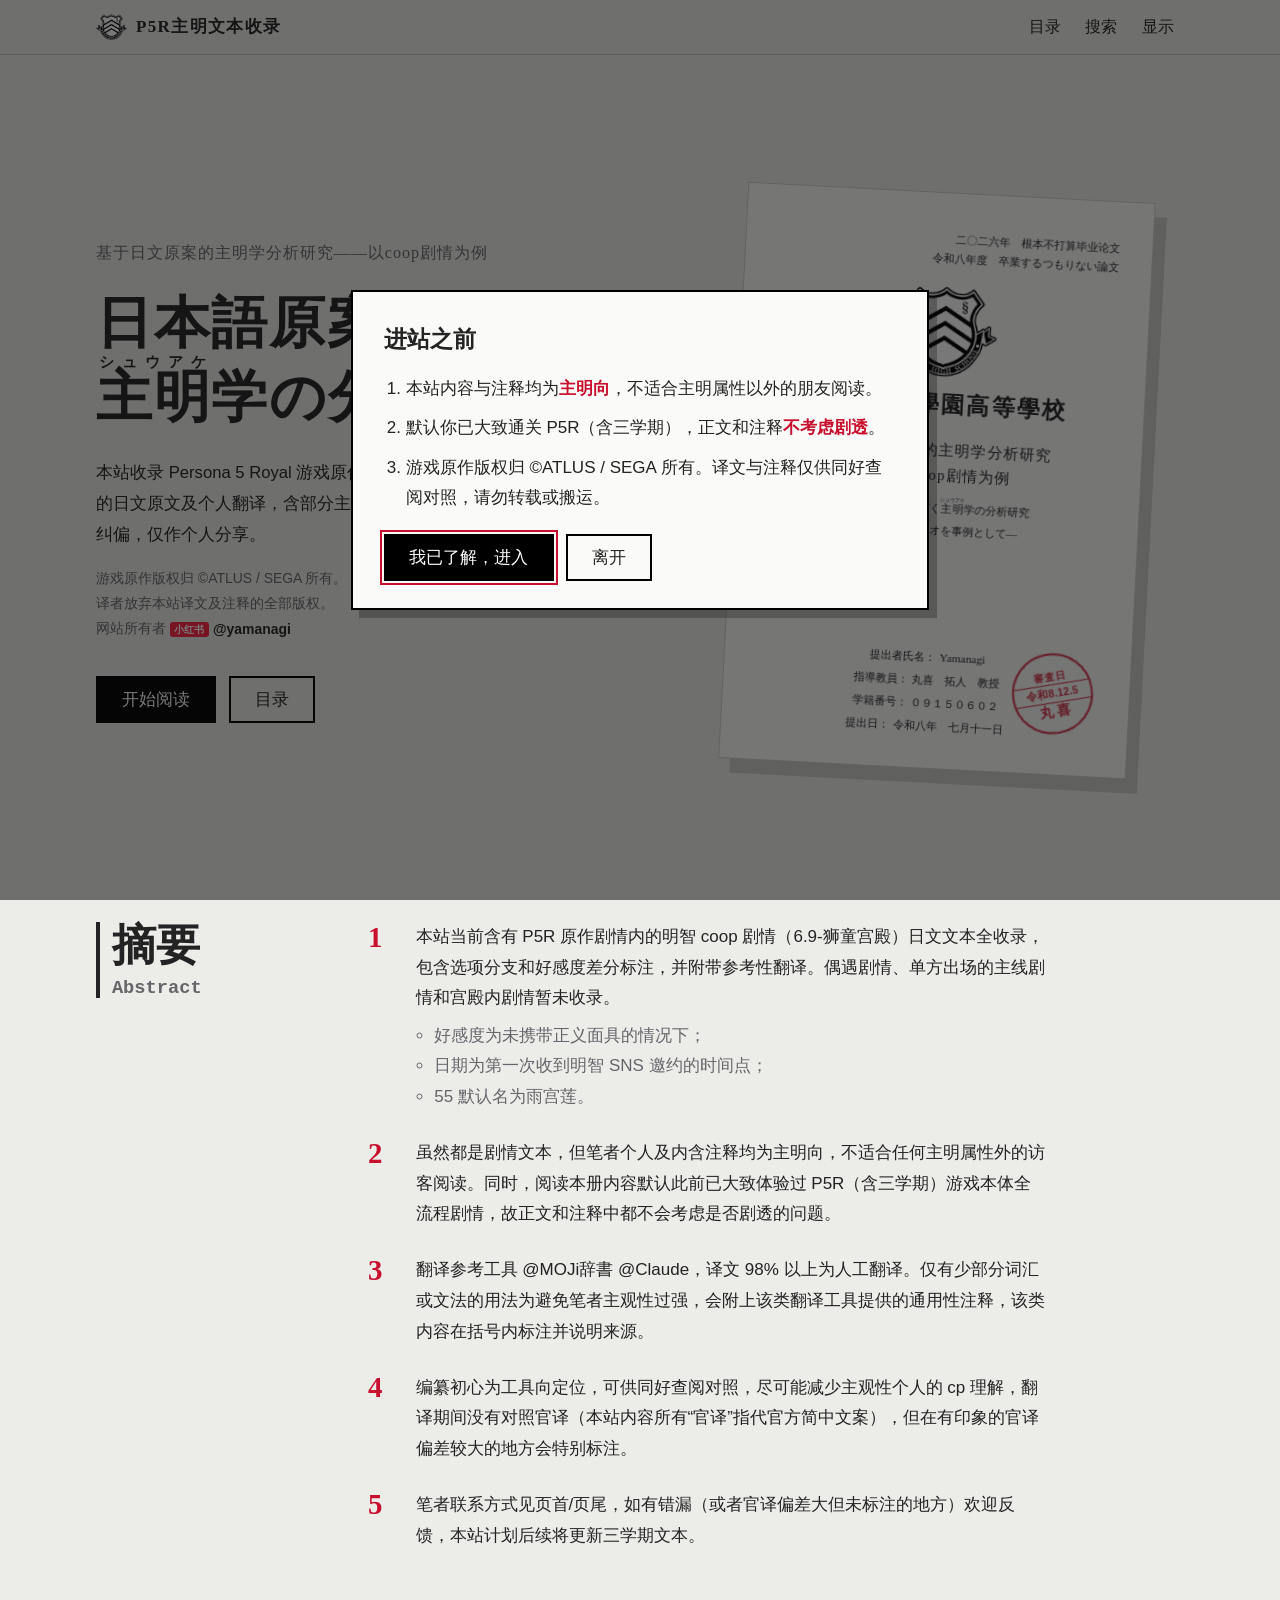
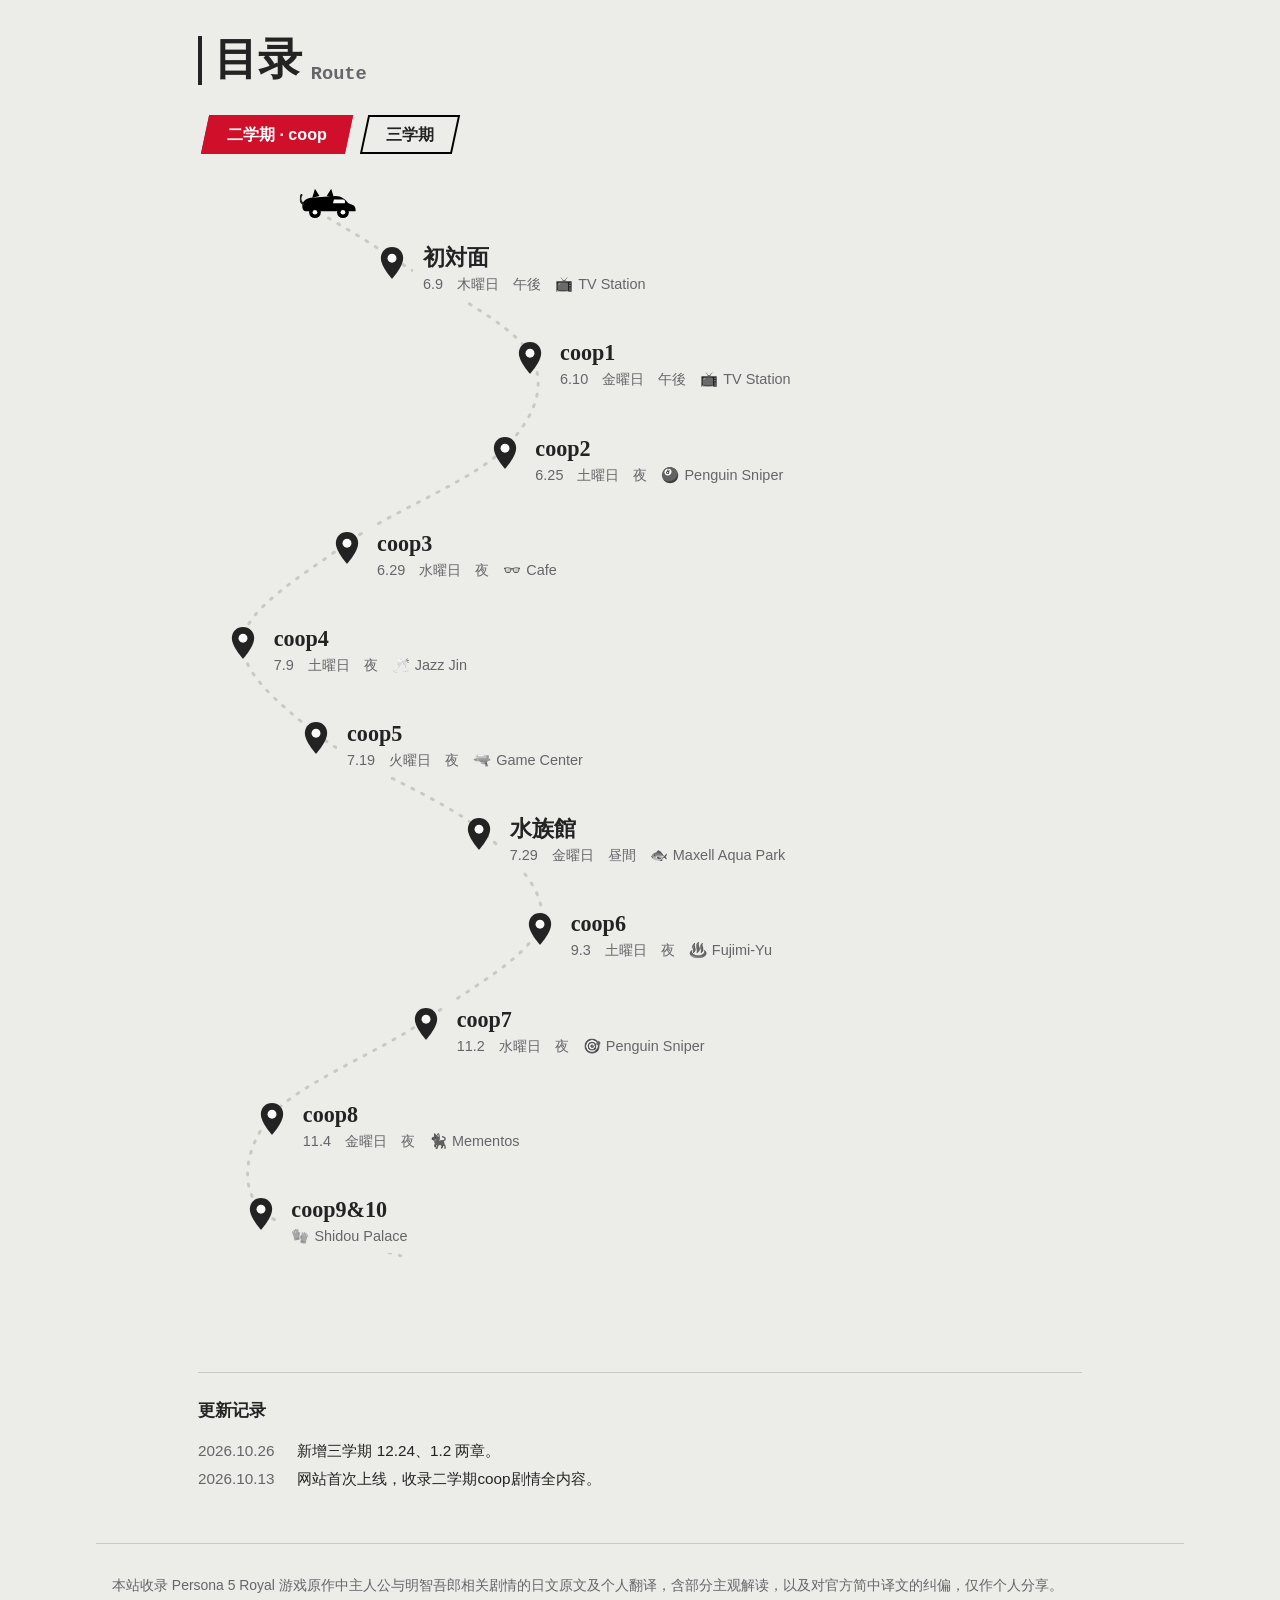
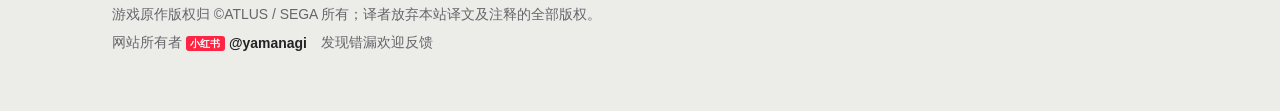
<file: index.html>
<!doctype html>
<html lang="zh-CN">
<head>
<meta charset="utf-8">
<meta name="viewport" content="width=device-width, initial-scale=1">
<meta name="robots" content="noindex, nofollow, noarchive">
<meta name="description" content="P5R 明智 coop 剧情日文原文与中文参考译文对照。">
<title>P5R主明文本收录</title>
<link rel="icon" href="assets/crest-96.png">
<link rel="stylesheet" href="assets/style.css?v=27">
<link rel="stylesheet" href="assets/comments.css?v=27">
</head>
<body>

<svg width="0" height="0" style="position:absolute" aria-hidden="true">
  <symbol id="pin" viewBox="0 0 24 32">
    <path d="M12 1C6 1 1.5 5.6 1.5 11.4 1.5 19.6 12 31 12 31s10.5-11.4 10.5-19.6C22.5 5.6 18 1 12 1Z"/>
    <circle cx="12" cy="11.5" r="4.2" fill="var(--sheet)"/>
  </symbol>
  <symbol id="catcar" viewBox="0 0 64 40">
    <path d="M14 15 17 5 22 13ZM30 13 35 5 38 15Z"/>
    <path d="M8 30C4 30 3 27 3 24 3 19 7 16 12 15L40 13C46 13 51 17 54 21L59 23C61 24 62 26 62 28V30Z"/>
    <path d="M4 22C1 20 0 16 2 12" fill="none" stroke="currentColor" stroke-width="2.4" stroke-linecap="round"/>
    <circle cx="17" cy="31" r="6.5"/><circle cx="17" cy="31" r="2.6" fill="var(--sheet)"/>
    <circle cx="48" cy="31" r="6.5"/><circle cx="48" cy="31" r="2.6" fill="var(--sheet)"/>
    <path d="M38 17H48C50 17 51 19 50 21H37Z" fill="var(--sheet)"/>
  </symbol>
</svg>

<a class="skip" href="#main">跳到正文</a>
<div class="read-progress" aria-hidden="true"></div>

<header class="site-head">
  <a class="brand" href="#/">
    <img class="brand-crest" src="assets/crest-96.png" alt="" width="30" height="26">
    <span>P5R主明文本收录</span>
  </a>
  <a class="now-chip" href="#main" hidden></a>
  <nav class="head-nav" aria-label="站点">
    <a href="#/toc">目录</a>
    <button type="button" data-open="search">搜索</button>
    <button type="button" data-open="settings">显示</button>
  </nav>
</header>

<main id="main" tabindex="-1"></main>

<footer class="site-foot">
  <p>本站收录 Persona 5 Royal 游戏原作中主人公与明智吾郎相关剧情的日文原文及个人翻译，含部分主观解读，以及对官方简中译文的纠偏，仅作个人分享。</p>
  <p>游戏原作版权归 ©ATLUS / SEGA 所有；译者放弃本站译文及注释的全部版权。</p>
  <p>网站所有者 <a class="xhs" href="https://xhslink.cn/o/3fhvT1euOXe" target="_blank" rel="noopener noreferrer"><span class="xhs-logo" aria-hidden="true">小红书</span>@yamanagi</a>　发现错漏欢迎反馈</p>
</footer>

<!-- 首页 -->
<template id="tpl-home">
  <section class="hero" aria-labelledby="hero-title">
    <div class="hero-text">
      <p class="hero-kicker">基于日文原案的主明学分析研究——以coop剧情为例</p>
      <h1 class="hero-title" id="hero-title" lang="ja">日本語原案に基づく<br><ruby>主明<rt>シュウアケ</rt></ruby>学の分析研究</h1>
      <p class="hero-sub">本站收录 Persona 5 Royal 游戏原作中主人公与明智吾郎相关剧情的日文原文及个人翻译，含部分主观解读，以及对官方简中译文的纠偏，仅作个人分享。</p>
      <p class="hero-legal">游戏原作版权归 ©ATLUS / SEGA 所有。<br>译者放弃本站译文及注释的全部版权。<br>网站所有者 <a class="xhs" href="https://xhslink.cn/o/3fhvT1euOXe" target="_blank" rel="noopener noreferrer"><span class="xhs-logo" aria-hidden="true">小红书</span>@yamanagi</a></p>
      <div class="hero-cta">
        <a class="btn-primary" data-resume href="#/read/shotaimen">开始阅读</a>
        <a class="btn-plain" href="#/toc">目录</a>
      </div>
    </div>
    <div class="hero-visual">
      <div class="cover-sheet" lang="ja">
        <p class="cs-year">二〇二六年　根本不打算毕业论文<br>令和八年度　卒業するつもりない論文</p>
        <img class="cs-crest" src="assets/crest.png" alt="私立秀尽學園高等學校 校徽" width="560" height="485">
        <p class="cs-school">私立秀尽學園高等學校</p>
        <p class="cs-title" lang="zh-CN">基于日文原案的主明学分析研究<span>——以coop剧情为例</span></p>
        <p class="cs-title-ja">日本語原案に基づく<ruby>主明<rt>シュウアケ</rt></ruby>学の分析研究<span>―コープシナリオを事例として―</span></p>
        <dl class="cs-meta">
          <div><dt>提出者氏名</dt><dd>Yamanagi</dd></div>
          <div><dt>指導教員</dt><dd>丸喜　拓人　教授</dd></div>
          <div><dt>学籍番号</dt><dd>０９１５０６０２</dd></div>
          <div><dt>提出日</dt><dd>令和八年　七月十一日</dd></div>
        </dl>
        <span class="hanko" aria-hidden="true">
          <span class="hk-top">審査日</span>
          <span class="hk-date" data-today>令和8.7.11</span>
          <span class="hk-name">丸喜</span>
        </span>
      </div>
    </div>
  </section>


  <section class="abstract" aria-labelledby="abs-title">
    <h2 class="sec-title" id="abs-title">摘要<span lang="en">Abstract</span></h2>
    <ol class="abs-list">
      <li>本站当前含有 P5R 原作剧情内的明智 coop 剧情（6.9-狮童宫殿）日文文本全收录，包含选项分支和好感度差分标注，并附带参考性翻译。偶遇剧情、单方出场的主线剧情和宫殿内剧情暂未收录。
        <ul>
          <li>好感度为未携带正义面具的情况下；</li>
          <li>日期为第一次收到明智 SNS 邀约的时间点；</li>
          <li>55 默认名为雨宫莲。</li>
        </ul>
      </li>
      <li>虽然都是剧情文本，但笔者个人及内含注释均为主明向，不适合任何主明属性外的访客阅读。同时，阅读本册内容默认此前已大致体验过 P5R（含三学期）游戏本体全流程剧情，故正文和注释中都不会考虑是否剧透的问题。</li>
      <li>翻译参考工具 @MOJi辞書 @Claude，译文 98% 以上为人工翻译。仅有少部分词汇或文法的用法为避免笔者主观性过强，会附上该类翻译工具提供的通用性注释，该类内容在括号内标注并说明来源。</li>
      <li>编纂初心为工具向定位，可供同好查阅对照，尽可能减少主观性个人的 cp 理解，翻译期间没有对照官译（本站内容所有“官译”指代官方简中文案），但在有印象的官译偏差较大的地方会特别标注。</li>
      <li>笔者联系方式见页首/页尾，如有错漏（或者官译偏差大但未标注的地方）欢迎反馈，本站计划后续将更新三学期文本。</li>
    </ol>
  </section>

  <section class="toc" id="toc" aria-labelledby="toc-title">
    <h2 class="sec-title" id="toc-title">目录<span lang="en">Route</span></h2>
    <div class="toc-tabs" role="tablist" aria-label="目录分类">
      <button type="button" role="tab" id="tab-coop" aria-controls="panel-coop" data-term="coop">二学期 · coop</button>
      <button type="button" role="tab" id="tab-s3" aria-controls="panel-s3" data-term="s3">三学期</button>
    </div>
    <div class="toc-panel" id="panel-coop" role="tabpanel" aria-labelledby="tab-coop">
      <div class="route-wrap">
        <svg class="route-line" aria-hidden="true"><path class="route-base"/><path class="route-done"/></svg>
        <svg class="route-car" aria-hidden="true"><use href="#catcar"/></svg>
        <ol class="route" id="route"></ol>
      </div>
    </div>
    <div class="toc-panel" id="panel-s3" role="tabpanel" aria-labelledby="tab-s3" hidden>
      <div class="cal" id="cal"></div>
    </div>
  </section>

  <section class="log" aria-labelledby="log-title">
    <h2 class="log-title" id="log-title">更新记录</h2>
    <ul class="log-list">
      <li><time datetime="2026-10-26">2026.10.26</time>新增三学期 12.24、1.2 两章。</li>
      <li><time datetime="2026-10-13">2026.10.13</time>网站首次上线，收录二学期coop剧情全内容。</li>
    </ul>
  </section>
</template>

<!-- 阅读页 -->
<template id="tpl-reader">
  <article class="reader">
    <header class="ch-head">
      <h1 class="stamp" id="ch-title"></h1>
      <p class="ch-place"></p>
    </header>
    <div class="toolbar" role="toolbar" aria-label="阅读设置">
      <div class="seg" role="group" aria-label="显示语言">
        <button type="button" data-mode="pair">对照</button>
        <button type="button" data-mode="zh">中文</button>
        <button type="button" data-mode="ja" lang="ja">日本語</button>
      </div>
      <button type="button" class="tg" data-toggle="notes">注释</button>
      <button type="button" class="tg" data-toggle="allopts">选项全展开</button>
      <button type="button" class="tb-chapters" data-open="chapters">章节</button>
      <span class="hint">点日文句子可看译文</span>
    </div>
    <div class="ch-body"></div>
    <nav class="ch-end" aria-label="章节"></nav>
  </article>
</template>

<!-- 换日过场 -->
<div class="daychange" aria-hidden="true" hidden>
  <div class="dc-band"></div>
  <div class="dc-old"></div>
  <div class="dc-new"></div>
</div>

<!-- 发言操作菜单 -->
<div class="turn-menu" role="menu" hidden>
  <button type="button" role="menuitem" data-act="copy">复制这句</button>
  <button type="button" role="menuitem" data-act="link">复制链接</button>
</div>
<div class="toast" role="status" aria-live="polite"></div>

<!-- 成就（仿 Steam 解锁提示） -->
<div class="achv" role="status" aria-live="polite" hidden></div>

<!-- 进站须知 -->
<dialog id="gate" class="dlg gate" aria-labelledby="gate-title">
  <h2 id="gate-title">进站之前</h2>
  <ol>
    <li>本站内容与注释均为<strong>主明向</strong>，不适合主明属性以外的朋友阅读。</li>
    <li>默认你已大致通关 P5R（含三学期），正文和注释<strong>不考虑剧透</strong>。</li>
    <li>游戏原作版权归 ©ATLUS / SEGA 所有。译文与注释仅供同好查阅对照，请勿转载或搬运。</li>
  </ol>
  <div class="dlg-actions">
    <button type="button" class="btn-primary" data-gate="ok">我已了解，进入</button>
    <button type="button" class="btn-plain" data-gate="leave">离开</button>
  </div>
</dialog>

<!-- 章节抽屉 -->
<dialog id="chapters" class="drawer" aria-labelledby="drawer-title">
  <div class="drawer-head">
    <h2 id="drawer-title">章节</h2>
    <form method="dialog"><button class="btn-plain">关闭</button></form>
  </div>
  <ol class="drawer-list"></ol>
</dialog>

<!-- 搜索 -->
<dialog id="search" class="dlg search" aria-labelledby="search-title">
  <form method="dialog" class="search-form" role="search">
    <h2 id="search-title" class="visually-hidden">搜索</h2>
    <input type="search" name="q" autocomplete="off" placeholder="搜日文或中文，比如「探偵の勘」" aria-label="搜索内容">
    <button type="submit" class="btn-plain" value="close">关闭</button>
  </form>
  <p class="search-status" aria-live="polite"></p>
  <div class="search-results"></div>
</dialog>

<!-- 显示设置 -->
<dialog id="settings" class="dlg settings" aria-labelledby="settings-title">
  <h2 id="settings-title">显示</h2>
  <fieldset>
    <legend>字号</legend>
    <label><input type="radio" name="size" value="s">小</label>
    <label><input type="radio" name="size" value="m">中</label>
    <label><input type="radio" name="size" value="l">大</label>
  </fieldset>
  <fieldset>
    <legend>配色</legend>
    <label><input type="radio" name="theme" value="auto">跟随系统</label>
    <label><input type="radio" name="theme" value="light">浅色</label>
    <label><input type="radio" name="theme" value="dark">深色</label>
  </fieldset>
  <form method="dialog" class="dlg-actions"><button class="btn-plain">完成</button></form>
</dialog>

<script src="assets/comments.js?v=27"></script>
<script src="assets/app.js?v=27"></script>
</body>
</html>
</file>
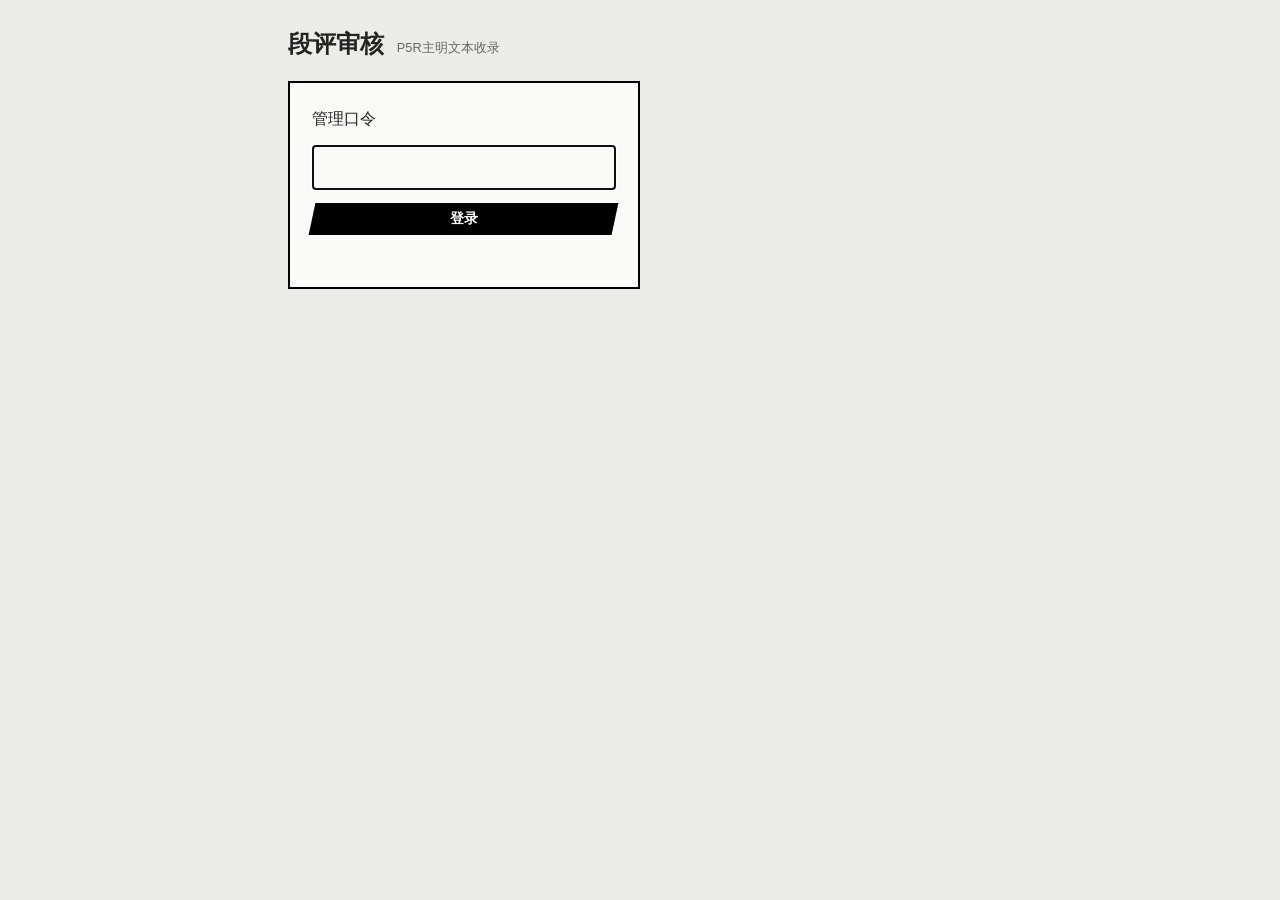
<file: server/admin.html>
<!doctype html>
<html lang="zh-CN">
<head>
<meta charset="utf-8">
<meta name="viewport" content="width=device-width, initial-scale=1">
<meta name="robots" content="noindex, nofollow">
<title>段评审核</title>
<style>
  :root {
    --desk: #ECECE9; --sheet: #FAFAF8; --ink: #232323; --soft: #66666A; --rule: #CACAC5; --panel: #E3E3DF;
    --red: #C8102E; --fill: #000; --on-fill: #fff;
    color-scheme: light;
  }
  @media (prefers-color-scheme: dark) {
    :root { --desk: #151515; --sheet: #1D1D1C; --ink: #E6E6E2; --soft: #A2A29E; --rule: #3A3A38; --panel: #292927; --red: #FF5263; --fill: #F2F2F0; --on-fill: #000; color-scheme: dark; }
  }
  * { box-sizing: border-box; }
  [hidden] { display: none !important; }
  body { margin: 0; background: var(--desk); color: var(--ink); font: 16px/1.7 "PingFang SC", "Hiragino Sans GB", "Microsoft YaHei", sans-serif; }
  [lang="ja"] { font-family: "Hiragino Sans", "Yu Gothic", Meiryo, sans-serif; }
  main { max-width: 46rem; margin: 0 auto; padding: 1.5rem 16px 4rem; }
  h1 { margin: 0 0 1rem; font-size: 1.5rem; display: flex; align-items: baseline; gap: .8rem; }
  h1 small { font-size: .8rem; color: var(--soft); font-weight: 400; }
  button { font: inherit; cursor: pointer; }
  .btn { position: relative; isolation: isolate; border: 0; background: none; color: var(--on-fill); padding: .25rem 1rem; font-size: .88rem; font-weight: 700; }
  .btn::before { content: ""; position: absolute; inset: 0; z-index: -1; background: var(--fill); transform: skewX(-12deg); }
  .btn:hover::before, .btn:focus-visible::before { background: var(--red); }
  .btn:hover, .btn:focus-visible { color: #fff; outline: none; }
  .btn.red::before { background: var(--red); }
  .btn.red { color: #fff; }
  .plain { border: 1px solid var(--rule); background: var(--sheet); color: var(--ink); padding: .2rem .8rem; font-size: .85rem; }
  .plain:hover { border-color: var(--red); color: var(--red); }
  .login { background: var(--sheet); border: 2px solid var(--fill); padding: 1.4rem; display: grid; gap: .8rem; max-width: 22rem; }
  .login input { font: inherit; padding: .5rem .7rem; border: 1px solid var(--rule); background: var(--sheet); color: var(--ink); border-radius: 0; }
  .msg { color: var(--red); font-size: .85rem; min-height: 1.2em; margin: 0; }
  .bar { display: flex; flex-wrap: wrap; gap: .5rem; align-items: center; margin-bottom: 1rem; }
  .tabs { display: flex; border: 2px solid var(--fill); }
  .tabs button { border: 0; background: var(--sheet); color: var(--ink); padding: .2rem .9rem; font-size: .9rem; }
  .tabs button[aria-pressed="true"] { background: var(--fill); color: var(--on-fill); }
  .tabs b { font-weight: 400; opacity: .7; margin-left: .25rem; }
  .bar .sp { flex: 1; }
  ol { list-style: none; margin: 0; padding: 0; display: grid; gap: .8rem; }
  .item { background: var(--sheet); border: 1px solid var(--rule); border-left: 4px solid var(--fill); padding: .8rem 1rem .9rem; }
  .item.done { opacity: .45; }
  .where { display: flex; flex-wrap: wrap; gap: .3rem .8rem; font-size: .78rem; color: var(--soft); }
  .where a { color: var(--red); }
  .quote { margin: .35rem 0 .6rem; padding: .35rem .7rem; background: var(--panel); font-size: .85rem; color: var(--soft); white-space: pre-wrap; }
  .who { font-size: .82rem; color: var(--soft); display: flex; gap: .6rem; flex-wrap: wrap; }
  .who b { color: var(--ink); }
  .who .ban { color: var(--red); }
  .text { margin: .15rem 0 .7rem; white-space: pre-wrap; overflow-wrap: anywhere; font-size: 1.02rem; }
  .acts { display: flex; flex-wrap: wrap; gap: .5rem .9rem; align-items: center; }
  .empty { text-align: center; color: var(--soft); padding: 3rem 0; }
  .more { margin: 1rem auto 0; display: block; }
</style>
</head>
<body>
<main>
  <h1>段评审核 <small>P5R主明文本收录</small></h1>

  <form class="login" id="login" hidden>
    <label for="pw">管理口令</label>
    <input id="pw" type="password" autocomplete="current-password" required>
    <button class="btn" type="submit">登录</button>
    <p class="msg" id="login-msg" role="alert"></p>
  </form>

  <section id="app" hidden>
    <div class="bar">
      <div class="tabs" role="group" aria-label="状态">
        <button type="button" data-status="pending">待审<b data-n="pending"></b></button>
        <button type="button" data-status="approved">已通过<b data-n="approved"></b></button>
        <button type="button" data-status="rejected">已拒绝<b data-n="rejected"></b></button>
      </div>
      <span class="sp"></span>
      <button class="plain" type="button" id="refresh">刷新</button>
      <button class="plain" type="button" id="all" hidden>本页全部通过</button>
      <button class="plain" type="button" id="logout">退出</button>
    </div>
    <p class="msg" id="msg" role="status"></p>
    <ol id="list"></ol>
    <button class="plain more" type="button" id="more" hidden>加载更多</button>
  </section>
</main>
<script>
(() => {
  const SITE = 'https://yamanagi-lab.github.io/shuake/';
  const $ = s => document.querySelector(s);
  let token = '';
  try { token = localStorage.getItem('shuake-admin') || ''; } catch {}
  let status = 'pending';
  let items = [];

  async function call(path, body) {
    const r = await fetch(path, {
      method: body ? 'POST' : 'GET',
      headers: Object.assign({ 'Authorization': 'Bearer ' + token }, body ? { 'Content-Type': 'application/json' } : {}),
      body: body ? JSON.stringify(body) : undefined,
    });
    const data = await r.json().catch(() => ({ ok: false, error: '服务器没有正常回应' }));
    if (r.status === 401) { showLogin(data.error); throw new Error(data.error); }
    if (!data.ok) throw new Error(data.error || '出错了');
    return data;
  }

  function showLogin(text) {
    token = '';
    try { localStorage.removeItem('shuake-admin'); } catch {}
    $('#app').hidden = true;
    $('#login').hidden = false;
    $('#login-msg').textContent = text || '';
    $('#pw').focus();
  }

  $('#login').addEventListener('submit', async e => {
    e.preventDefault();
    $('#login-msg').textContent = '';
    const r = await fetch('/api/admin/login', { method: 'POST', headers: { 'Content-Type': 'application/json' }, body: JSON.stringify({ password: $('#pw').value }) });
    const data = await r.json().catch(() => ({}));
    if (!data.ok) { $('#login-msg').textContent = data.error || '登录失败'; return; }
    token = data.token;
    try { localStorage.setItem('shuake-admin', token); } catch {}
    $('#pw').value = '';
    $('#login').hidden = true;
    load();
  });

  const fmt = t => { const d = new Date(t); const p = n => String(n).padStart(2, '0'); return `${d.getFullYear()}.${d.getMonth() + 1}.${d.getDate()} ${p(d.getHours())}:${p(d.getMinutes())}`; };

  function el(tag, cls, text) { const e = document.createElement(tag); if (cls) e.className = cls; if (text != null) e.textContent = text; return e; }

  function render(append) {
    const list = $('#list');
    if (!append) list.replaceChildren();
    if (!items.length) { list.append(el('li', 'empty', status === 'pending' ? '没有待审核的评论' : '这里是空的')); return; }
    for (const c of append || items) {
      const li = el('li', 'item');
      li.dataset.id = c.id;
      const where = el('div', 'where');
      where.append(el('span', '', c.ch));
      const a = el('a', '', '查看原文 ↗');
      a.href = SITE + '#/read/' + encodeURIComponent(c.ch) + (c.anchor ? '/' + encodeURIComponent(c.anchor) : '');
      a.target = '_blank';
      a.rel = 'noopener noreferrer';
      where.append(a);
      li.append(where);
      if (c.quote) li.append(el('div', 'quote', c.quote));
      const who = el('div', 'who');
      who.append(el('b', '', c.name || '匿名用户'), el('span', '', fmt(c.t)), el('span', '', '来源 ' + c.ip));
      if (c.banned) who.append(el('span', 'ban', '已拉黑'));
      li.append(who, el('p', 'text', c.text));
      const acts = el('div', 'acts');
      const btn = (label, action, cls) => { const b = el('button', cls || 'btn', label); b.type = 'button'; b.dataset.act = action; acts.append(b); };
      if (status !== 'approved') btn('通过', 'approve', 'btn red');
      if (status === 'pending') btn('拒绝', 'reject');
      if (status === 'approved') btn('撤下', 'reject');
      if (status !== 'pending') btn('删除', 'delete', 'plain');
      btn(c.banned ? '解除拉黑' : '拉黑这个来源', c.banned ? 'unban' : 'ban', 'plain');
      li.append(acts);
      list.append(li);
    }
  }

  async function load(more) {
    $('#app').hidden = false;
    $('#msg').textContent = '';
    document.querySelectorAll('[data-status]').forEach(b => b.setAttribute('aria-pressed', String(b.dataset.status === status)));
    $('#all').hidden = status !== 'pending';
    try {
      const last = more && items.length ? items[items.length - 1].id : '';
      const data = await call(`/api/admin/list?status=${status}${last ? '&before=' + last : ''}`);
      document.querySelectorAll('[data-n]').forEach(b => { b.textContent = data.stats[b.dataset.n] || 0; });
      if (more) { items = items.concat(data.items); render(data.items); }
      else { items = data.items; render(); }
      $('#more').hidden = data.items.length < 100;
      document.title = (data.stats.pending ? `(${data.stats.pending}) ` : '') + '段评审核';
    } catch (err) { $('#msg').textContent = err.message; }
  }

  $('#list').addEventListener('click', async e => {
    const b = e.target.closest('[data-act]');
    if (!b) return;
    const li = b.closest('.item');
    const id = +li.dataset.id;
    const action = b.dataset.act;
    if (action === 'delete' && !confirm('删除后无法恢复，确定吗？')) return;
    if (action === 'ban' && !confirm('拉黑后，这个来源以后发的评论都不会进待审列表，它现在待审的评论也会一起拒绝。确定吗？')) return;
    li.querySelectorAll('button').forEach(x => { x.disabled = true; });
    try {
      await call('/api/admin/act', { ids: [id], action });
      if (action === 'ban' || action === 'unban') load();
      else li.classList.add('done');
    } catch (err) {
      $('#msg').textContent = err.message;
      li.querySelectorAll('button').forEach(x => { x.disabled = false; });
    }
  });

  $('#all').addEventListener('click', async () => {
    const ids = [...document.querySelectorAll('.item:not(.done)')].map(li => +li.dataset.id);
    if (!ids.length || !confirm(`通过本页 ${ids.length} 条评论？`)) return;
    try { await call('/api/admin/act', { ids, action: 'approve' }); load(); } catch (err) { $('#msg').textContent = err.message; }
  });
  document.querySelectorAll('[data-status]').forEach(b => b.addEventListener('click', () => { status = b.dataset.status; load(); }));
  $('#refresh').addEventListener('click', () => load());
  $('#more').addEventListener('click', () => load(true));
  $('#logout').addEventListener('click', async () => { try { await call('/api/admin/logout', {}); } catch {} showLogin(); });

  if (token) load(); else showLogin();
})();
</script>
</body>
</html>
</file>
<file: assets/style.css>
/* P5R主明文本收录 —— 明智 coop 日中对照
   基调：印刷纸本的黑白灰 + P5 红点缀。
   动效只用在「剧情里发生了什么」或「读者做了什么」的地方：换日、收到 SNS、coop 升级、选择选项、翻页。 */

:root {
  --desk: #ECECE9;
  --sheet: #FAFAF8;
  --ink: #232323;
  --ink-soft: #66666A;
  --rule: #CACAC5;
  --panel: #E3E3DF;
  --red: #C8102E;
  --red-fixed: #D0102B;
  --teal-fixed: #14B89C;
  --choice-bg: #000;
  --choice-fg: #FFF;
  --mark: rgba(200, 16, 46, .16);
  --hl: rgba(200, 16, 46, .07);

  --fs: 17px;
  --gutter: 2.5rem;
  --head-h: 3.25rem;
  --wide: 64rem;
  --ease-out: cubic-bezier(.16, 1, .3, 1);
  --ease-snap: cubic-bezier(.7, 0, .2, 1);
  --ease-pop: cubic-bezier(.2, 1.5, .45, 1);

  --sans-zh: "PingFang SC", "Hiragino Sans GB", "Microsoft YaHei", "Noto Sans CJK SC", "Source Han Sans SC", sans-serif;
  --sans-ja: "Hiragino Sans", "Hiragino Kaku Gothic ProN", "Yu Gothic", YuGothic, Meiryo, "Noto Sans CJK JP", "Source Han Sans JP", sans-serif;
  --serif-zh: "Songti SC", STSong, SimSun, "Noto Serif CJK SC", "Source Han Serif SC", serif;
  --serif-ja: "Hiragino Mincho ProN", "Yu Mincho", YuMincho, "Noto Serif CJK JP", "Source Han Serif JP", serif;
  --typewriter: "American Typewriter", "Courier New", Courier, monospace;

  color-scheme: light;
}

@media (prefers-color-scheme: dark) {
  :root:not([data-theme="light"]) {
    --desk: #151515;
    --sheet: #1D1D1C;
    --ink: #E6E6E2;
    --ink-soft: #A2A29E;
    --rule: #3A3A38;
    --panel: #292927;
    --red: #FF5263;
    --choice-bg: #F2F2F0;
    --choice-fg: #000;
    --mark: rgba(255, 82, 99, .24);
    --hl: rgba(255, 82, 99, .1);
    color-scheme: dark;
  }
}
:root[data-theme="dark"] {
  --desk: #151515;
  --sheet: #1D1D1C;
  --ink: #E6E6E2;
  --ink-soft: #A2A29E;
  --rule: #3A3A38;
  --panel: #292927;
  --red: #FF5263;
  --choice-bg: #F2F2F0;
  --choice-fg: #000;
  --mark: rgba(255, 82, 99, .24);
  --hl: rgba(255, 82, 99, .1);
  color-scheme: dark;
}
:root[data-size="s"] { --fs: 15.5px; }
:root[data-size="l"] { --fs: 19px; }

/* ---------- 基础 ---------- */
*, *::before, *::after { box-sizing: border-box; }
html { font-size: var(--fs); -webkit-text-size-adjust: 100%; scroll-padding-top: calc(var(--head-h) + 4rem); }
body {
  margin: 0;
  background: var(--desk);
  color: var(--ink);
  font-family: var(--sans-zh);
  line-height: 1.8;
  font-kerning: normal;
}
[lang="ja"] { font-family: var(--sans-ja); }
[lang="en"] { font-family: var(--typewriter); }
a { color: inherit; }
button, input { font: inherit; color: inherit; }
button { cursor: pointer; }
img { max-width: 100%; height: auto; }
:focus-visible { outline: 2px solid var(--red); outline-offset: 2px; }
main:focus { outline: none; }
.visually-hidden { position: absolute; width: 1px; height: 1px; overflow: hidden; clip: rect(0 0 0 0); white-space: nowrap; }
.skip { position: absolute; left: 16px; top: -3rem; z-index: 90; background: var(--choice-bg); color: var(--choice-fg); padding: .3rem .8rem; }
.skip:focus { top: .5rem; }

.btn-primary, .btn-plain {
  display: inline-block;
  padding: .5em 1.4em;
  border: 2px solid var(--choice-bg);
  text-decoration: none;
  line-height: 1.5;
  white-space: nowrap;
  background: transparent;
  transition: transform .18s var(--ease-out), background-color .18s, border-color .18s, color .18s;
}
.btn-primary { background: var(--choice-bg); color: var(--choice-fg); }
.btn-primary:hover { background: var(--red); border-color: var(--red); color: #fff; }
.btn-plain:hover { border-color: var(--red); color: var(--red); }
.btn-primary:active, .btn-plain:active { transform: translateY(1px) scale(.98); }

.skeleton {
  display: inline-block;
  width: 100%;
  height: 1em;
  vertical-align: middle;
  background: linear-gradient(90deg, var(--panel) 25%, var(--rule) 50%, var(--panel) 75%);
  background-size: 200% 100%;
}
.skeleton.short { width: 60%; }
@media (prefers-reduced-motion: no-preference) {
  .skeleton { animation: shimmer 1.3s linear infinite; }
  @keyframes shimmer { to { background-position: -200% 0; } }
}

/* ---------- 页眉页脚 ---------- */
.site-head {
  position: sticky;
  top: 0;
  z-index: 30;
  height: var(--head-h);
  display: flex;
  align-items: center;
  gap: 1rem;
  padding: 0 max(16px, calc((100vw - var(--wide)) / 2));
  background: var(--desk);
  border-bottom: 1px solid var(--rule);
  view-transition-name: site-head;
}
.brand { display: flex; align-items: center; gap: .55rem; min-width: 0; text-decoration: none; font-family: var(--serif-zh); font-weight: 700; letter-spacing: .08em; }
.brand-crest { width: 1.8rem; height: auto; flex-shrink: 0; }
.brand span, .head-nav a, .head-nav button, .now-chip { white-space: nowrap; }
.now-chip {
  display: inline-flex;
  align-items: center;
  gap: .5rem;
  padding: .1rem .9rem .15rem .7rem;
  background: var(--choice-bg);
  color: var(--choice-fg);
  font-size: .82rem;
  text-decoration: none;
  clip-path: polygon(4% 0, 100% 0, 96% 100%, 0 100%);
}
.now-chip[hidden] { display: none; }
.now-chip b { font-family: "Arial Black", Impact, sans-serif; letter-spacing: .02em; }
@media (prefers-reduced-motion: no-preference) {
  .now-chip:not([hidden]) { animation: chip-in .3s var(--ease-out); }
  @keyframes chip-in { from { opacity: 0; transform: translateY(-.6rem) skewX(-10deg); } }
}
.head-nav { display: flex; gap: .25rem; flex-shrink: 0; margin-left: auto; }
.head-nav a, .head-nav button { border: 0; background: none; padding: .3rem .6rem; text-decoration: none; font-size: .94rem; }
.head-nav a:hover, .head-nav button:hover { color: var(--red); }

.read-progress {
  position: fixed;
  left: 0;
  right: 0;
  top: calc(var(--head-h) - 1px);
  z-index: 31;
  height: 3px;
  background: var(--red);
  transform-origin: 0 50%;
  transform: scaleX(0);
  pointer-events: none;
  display: none;
}
body.reading .read-progress { display: block; }
@supports (animation-timeline: scroll()) {
  body.reading .read-progress { animation: progress linear both; animation-timeline: scroll(root block); }
  @keyframes progress { to { transform: scaleX(1); } }
}

main { display: block; min-height: 70vh; padding: 2rem 16px 3rem; }
.site-foot { max-width: var(--wide); margin: 0 auto; padding: 1.5rem 16px 3rem; border-top: 1px solid var(--rule); color: var(--ink-soft); font-size: .82rem; }
.site-foot p { margin: .2rem 0; }

/* 页面切换：P5 式斜切 */
@media (prefers-reduced-motion: no-preference) {
  ::view-transition-old(root) { animation: vt-old .46s var(--ease-snap) both; }
  ::view-transition-new(root) { animation: vt-new .46s var(--ease-snap) both; }
  @keyframes vt-old { to { transform: translateX(-3%); opacity: .5; } }
  @keyframes vt-new {
    from { clip-path: polygon(0 0, 0 0, -30% 100%, -30% 100%); }
    to { clip-path: polygon(0 0, 130% 0, 100% 100%, -30% 100%); }
  }
}

/* ---------- 首页：主视觉 ---------- */
.hero {
  max-width: var(--wide);
  min-height: min(46rem, calc(100dvh - var(--head-h) - 2rem));
  margin: 0 auto 3rem;
  display: grid;
  grid-template-columns: 1.1fr 1fr;
  align-items: center;
  gap: 3rem;
}
.hero-kicker { margin: 0 0 1.1rem; font-family: var(--serif-zh); font-size: .95rem; letter-spacing: .06em; color: var(--ink-soft); }
.hero-title { margin: 0; font-family: var(--serif-ja); font-size: clamp(2.2rem, 4.4vw, 3.4rem); font-weight: 800; line-height: 1.32; letter-spacing: .03em; }
.hero-title rt { font-size: .26em; font-weight: 600; letter-spacing: .12em; }
.hero-sub { max-width: 30em; margin: 1.4rem 0 0; font-size: .98rem; line-height: 1.85; }
.hero-legal { max-width: 34em; margin: .9rem 0 0; color: var(--ink-soft); font-size: .82rem; line-height: 1.8; }
.xhs { display: inline-flex; align-items: center; gap: .3em; color: var(--ink); text-decoration: none; font-weight: 600; }
.xhs:hover { color: var(--red); }
.xhs-logo { display: inline-block; padding: .08em .38em; border-radius: 3px; background: #FF2442; color: #fff; font-size: .72em; font-weight: 700; line-height: 1.35; letter-spacing: .04em; }
.hero-cta { display: flex; flex-wrap: wrap; gap: .8rem; margin-top: 2rem; }

.hero-visual { display: grid; place-items: center; perspective: 1100px; padding: 1rem 0; }
.cover-sheet {
  --rx: 0deg;
  --ry: 0deg;
  position: relative;
  width: min(100%, 24rem);
  aspect-ratio: 210 / 297;
  padding: 2.2rem 1.9rem 1.8rem;
  display: flex;
  flex-direction: column;
  align-items: center;
  text-align: center;
  background: #FBFBFA;
  color: #222;
  border: 1px solid #CFCFCB;
  box-shadow: 12px 14px 0 rgba(0, 0, 0, .14);
  font-family: var(--serif-ja);
  font-size: .78rem;
  line-height: 1.7;
  transform: rotate(3deg) rotateX(var(--rx)) rotateY(var(--ry));
  transition: transform .6s var(--ease-out);
}
.cover-sheet.tracking { transition-duration: .12s; }
.cover-sheet [lang="zh-CN"] { font-family: var(--serif-zh); }
.cs-year { align-self: flex-end; margin: 0; text-align: right; font-size: .82em; }
.cs-crest { width: 6.2rem; margin: 1.1rem 0 .7rem; }
.cs-school { margin: 0; font-size: 1.75em; font-weight: 700; letter-spacing: .1em; line-height: 1.3; }
.cs-title { margin: 1.1rem 0 0; font-size: 1.12em; letter-spacing: .08em; line-height: 1.7; }
.cs-title span, .cs-title-ja span { display: block; }
.cs-title-ja { margin: .5rem 0 0; font-size: .86em; line-height: 1.9; }
.cs-title-ja rt { font-size: .4em; letter-spacing: 0; }
.cs-meta { margin: auto 0 0; font-size: .86em; line-height: 2; }
.cs-meta div { display: flex; justify-content: center; gap: .3em; }
.cs-meta dt::after { content: "："; }
.cs-meta dd { margin: 0; }
/* 仿日式日付印：上「審査日」、中间当天日期、下「丸喜」 */
.hanko {
  position: absolute;
  right: 9%;
  bottom: 7%;
  width: 5em;
  height: 5em;
  display: grid;
  grid-template-rows: 1fr auto 1fr;
  overflow: hidden;
  border: .17em solid var(--red-fixed);
  border-radius: 50%;
  color: var(--red-fixed);
  font-family: var(--sans-ja);
  font-size: .95rem;
  line-height: 1;
  text-align: center;
  transform: rotate(-12deg);
  opacity: .88;
  mix-blend-mode: multiply;
}
.hk-top { align-self: end; padding-bottom: .22em; font-size: .62em; font-weight: 700; letter-spacing: .12em; }
.hk-date { padding: .3em 0 .26em; border-top: .1em solid; border-bottom: .1em solid; font-size: .66em; font-weight: 800; letter-spacing: .01em; font-variant-numeric: tabular-nums; white-space: nowrap; }
.hk-name { align-self: start; padding-top: .2em; font-family: var(--serif-ja); font-size: .86em; font-weight: 800; letter-spacing: .18em; text-indent: .18em; }
@media (prefers-reduced-motion: no-preference) {
  .hanko { animation: hanko .5s var(--ease-pop) .8s both; }
  @keyframes hanko { from { opacity: 0; transform: rotate(-26deg) scale(2.3); } }
}


/* ---------- 首页：摘要 ---------- */
.sec-title {
  display: flex;
  align-items: baseline;
  gap: .2em;
  margin: 0 0 1.8rem;
  padding-left: .7rem;
  border-left: 4px solid var(--ink);
  font-family: var(--serif-zh);
  font-size: 2.6rem;
  font-weight: 700;
  line-height: 1.1;
}
.sec-title span { font-size: 1.1rem; color: var(--ink-soft); transform: translateY(.25em); }
.abstract { max-width: var(--wide); margin: 0 auto 5rem; display: grid; grid-template-columns: 13rem 1fr; gap: 1rem 3rem; align-items: start; }
.abstract .sec-title { position: sticky; top: calc(var(--head-h) + 2rem); flex-direction: column; gap: .4rem; }
.abstract .sec-title span { transform: none; }
.abs-list { counter-reset: abs; list-style: none; margin: 0; padding: 0; display: grid; gap: 1.5rem; max-width: 40rem; }
.abs-list > li { counter-increment: abs; position: relative; padding-left: 2.8rem; }
.abs-list > li::before {
  content: counter(abs);
  position: absolute;
  left: 0;
  top: -.15rem;
  font-family: Georgia, "Times New Roman", serif;
  font-size: 1.7rem;
  font-weight: 700;
  line-height: 1.2;
  color: var(--red);
}
.abs-list ul { margin: .4rem 0 0; padding-left: 1.1em; color: var(--ink-soft); }

/* ---------- 首页：路线图目录 ---------- */
.toc { max-width: 52rem; margin: 0 auto 4rem; }
.route-wrap { position: relative; }
.route-line, .route-car { position: absolute; pointer-events: none; }
.route-line { inset: 0; width: 100%; height: 100%; overflow: visible; }
.route-line path { fill: none; stroke-linecap: round; }
.route-base { stroke: var(--rule); stroke-width: 3; stroke-dasharray: 2 9; }
.route-done { stroke: var(--ink); stroke-width: 3.5; }
.route-car { left: 0; top: 0; width: 3.4rem; height: 2.2rem; color: var(--ink); offset-anchor: 50% 92%; offset-rotate: 0deg; z-index: 2; }
.route { position: relative; z-index: 1; list-style: none; margin: 0; padding: 3.4rem 0 1rem; }
.stop { --x: var(--xd); position: relative; min-height: 5.6rem; }
.pin {
  position: absolute;
  left: var(--x);
  top: .35rem;
  width: 1.5rem;
  height: 2rem;
  color: var(--ink);
  fill: currentColor;
  transform: translateX(-50%);
  transition: transform .25s var(--ease-pop), color .2s;
}
.stop.off .pin { color: var(--rule); }
.stop.here .pin { color: var(--red); }
.stop-link {
  position: relative;
  isolation: isolate;
  display: inline-block;
  margin-left: calc(var(--x) + 1.2rem);
  padding: .15rem .9rem .35rem .6rem;
  background: var(--desk);
  text-decoration: none;
  line-height: 1.45;
}
a.stop-link::before {
  content: "";
  position: absolute;
  inset: 0;
  z-index: -1;
  background: var(--choice-bg);
  transform: scaleX(0) skewX(-12deg);
  transform-origin: left;
  transition: transform .28s var(--ease-snap);
}
a.stop-link:hover::before, a.stop-link:focus-visible::before { transform: scaleX(1) skewX(-12deg); }
a.stop-link:hover, a.stop-link:focus-visible { color: var(--choice-fg); }
a.stop-link:hover .stop-meta, a.stop-link:focus-visible .stop-meta { color: inherit; }
.stop:has(a.stop-link:hover) .pin { transform: translate(-50%, -.35rem); color: var(--red); }
.stop-title { display: block; font-family: var(--serif-ja); font-size: 1.3rem; font-weight: 700; }
.stop-meta { display: block; font-size: .85rem; color: var(--ink-soft); }
.stop-place { display: inline-flex; gap: .35em; align-items: baseline; }
.stop-ico { filter: grayscale(1); }
.stop.off .stop-link { color: var(--ink-soft); }
.stop-tag { margin-left: .6em; padding: 0 .45em; font-family: var(--sans-zh); font-size: .72rem; font-weight: 400; vertical-align: .2em; border: 1px solid var(--rule); }
.stop.here .stop-tag { border-color: var(--red); color: var(--red); }

/* 目录切换：二学期 coop 路线 / 三学期日历 */
.toc-tabs { display: flex; gap: .9rem; margin: 0 0 1.6rem .4rem; }
.toc-tabs button { position: relative; isolation: isolate; padding: .3rem 1.3rem; border: 0; background: none; color: var(--ink); font-weight: 700; font-size: .95rem; cursor: pointer; }
.toc-tabs button::before { content: ""; position: absolute; inset: 0; z-index: -1; border: 2px solid var(--choice-bg); transform: skewX(-12deg); transition: background-color .15s; }
.toc-tabs button[aria-selected="true"] { color: #fff; }
.toc-tabs button[aria-selected="true"]::before { background: var(--red-fixed); border-color: var(--red-fixed); }
.toc-tabs button:not([aria-selected="true"]):hover { color: var(--red); }
.toc-tabs button:focus-visible { outline: 2px solid var(--red); outline-offset: 4px; }
.toc-panel[hidden] { display: none; }

/* 三学期日历：参考游戏里的行程日历 */
.cal {
  --teal: var(--teal-fixed);
  position: relative;
  display: grid;
  grid-template-columns: minmax(0, 1fr) 15.5rem;
  margin: 0 .4rem;
  background: #0E0E0E;
  color: #F2F2F0;
  overflow: hidden;
  isolation: isolate;
}
.cal-board { padding: 1.2rem .4rem 1.6rem 1.4rem; }
.cal-wds, .cal-days { display: grid; grid-template-columns: repeat(7, 1fr); list-style: none; margin: 0; padding: 0; text-align: center; }
.cal-wds li { font: italic 900 1.05rem/1 "Arial Black", Impact, sans-serif; letter-spacing: -.02em; color: #F2F2F0; transform: rotate(-4deg); padding-bottom: .4rem; }
.cal-wds .sun, .cal .d.sun { color: #FF2D3F; }
.cal-wds .sat, .cal .d.sat { color: var(--teal); }
.cal-days { row-gap: .1rem; }
.cal .d { position: relative; font: 900 clamp(1.6rem, 3.6vw, 2.7rem)/1.05 "Arial Black", Futura, Impact, sans-serif; letter-spacing: -.06em; color: #F2F2F0; }
.cal .d > span, .cal .d > a { display: block; position: relative; padding: .05em 0 .12em; transform: rotate(var(--r)); }
.cal .d:not(.has) > span { opacity: .3; }
.cal .d.has > a, .cal .d.has > span { color: inherit; text-decoration: none; transition: transform .2s var(--ease-pop); }
.cal .d.has b { position: relative; z-index: 1; font-weight: 900; }
.cal .d.has > a::before, .cal .d.has > span::before { content: ""; position: absolute; inset: .02em .04em .1em; z-index: 0; border: .07em solid #FF2D3F; transform: skewX(-8deg); }
.cal .d.has > a:hover, .cal .d.has > a:focus-visible { transform: rotate(0) scale(1.15); outline: none; }
.cal .d.sel::after { content: ""; position: absolute; left: 12%; right: 12%; bottom: -.08em; height: .08em; background: #F2F2F0; border-radius: 1px; box-shadow: -.1em 0 0 -.02em #F2F2F0, .1em 0 0 -.02em #F2F2F0; }
.cal .d .wx { position: absolute; top: -.15em; right: -.05em; z-index: 2; font-style: normal; font-size: .36em; line-height: 1; color: #F2F2F0; }
.cal .d .plum { position: absolute; left: -.12em; top: -.1em; width: .55em; height: .55em; z-index: 2; }
.cal .d .last { position: absolute; left: 50%; top: 50%; z-index: 0; padding: .1em .4em; background: #FF2D3F; color: #fff; font: italic 900 .32em/1 "PingFang SC", sans-serif; letter-spacing: .1em; white-space: nowrap; transform: translate(-50%, -50%) rotate(-14deg) scale(1.5); clip-path: polygon(4% 0, 100% 8%, 96% 100%, 0 92%); }
.cal .d.here b { color: #fff; }

/* 右侧白色斜切面板 */
.cal-side { position: relative; z-index: 1; display: flex; flex-direction: column; gap: .6rem; padding: 1.1rem 1rem 1.2rem 2.6rem; color: #0E0E0E; }
.cal-side::before { content: ""; position: absolute; inset: 0 0 0 0; z-index: -1; background: #F2F2F0; clip-path: polygon(16% 0, 100% 0, 100% 100%, 0 100%); }
.cal-year { margin: 0 0 -.2rem 1.4rem; font: italic 900 1.15rem/1 "Arial Black", Impact, sans-serif; }
.cal-nav { display: flex; align-items: center; gap: .6rem; margin-left: .4rem; }
.cal-m { margin: 0; font: 900 1.4rem/1 var(--sans-zh); }
.cal-m b { font: italic 900 3.4rem/1 "Arial Black", Impact, sans-serif; letter-spacing: -.04em; }
.cal-lr { display: grid; place-items: center; width: 1.9rem; height: 1.5rem; border: 0; background: #0E0E0E; color: #F2F2F0; font: 900 .85rem/1 "Arial Black", sans-serif; cursor: pointer; clip-path: polygon(8% 0, 100% 6%, 92% 100%, 0 94%); }
.cal-lr:hover:not(:disabled), .cal-lr:focus-visible { background: #FF2D3F; outline: none; }
.cal-lr:disabled { opacity: .25; cursor: default; }
.cal-sel { margin: .4rem -1rem 0 -.6rem; padding: .35rem .9rem; background: #0E0E0E; color: #F2F2F0; font-weight: 700; letter-spacing: .06em; clip-path: polygon(3% 0, 100% 0, 100% 100%, 0 100%); }
.cal-detail { flex: 1; }
.cal-info { display: flex; align-items: baseline; gap: .5rem; margin: .4rem 0 .9rem; font-size: 1.05rem; }
.cal-info b { font: 900 1.6rem/1 var(--sans-ja); }
.cal-info .wx { font-size: 1.3rem; }
.cal-go { position: relative; isolation: isolate; display: inline-block; padding: .35rem 1.3rem; color: #fff; font-weight: 700; text-decoration: none; }
.cal-go::before { content: ""; position: absolute; inset: 0; z-index: -1; background: #FF2D3F; transform: skewX(-12deg); transition: background-color .15s; }
.cal-go:hover::before, .cal-go:focus-visible::before { background: #0E0E0E; }
.cal-go:focus-visible { outline: none; }
.cal-go.off { color: #0E0E0E; }
.cal-go.off::before { background: #CACAC5; }
.cal-empty { margin: .6rem 0; font-size: .9rem; color: #66666A; }
.cal-ask { margin: 0 0 0 -1.2rem; align-self: flex-start; padding: .2rem .6rem; background: #0E0E0E; color: #F2F2F0; font-size: .8rem; transform: rotate(-3deg); }

@media (prefers-reduced-motion: no-preference) {
  .cal.anim:not(.open) .d { opacity: 0; }
  .cal.anim.open .d { animation: cal-slap .38s var(--ease-pop) both; animation-delay: calc(var(--n, 0) * 22ms); }
  @keyframes cal-slap { from { opacity: 0; transform: scale(1.8) rotate(-12deg); } }
  .cal-days.slide-r { animation: cal-slide-r .35s var(--ease-out); }
  .cal-days.slide-l { animation: cal-slide-l .35s var(--ease-out); }
  @keyframes cal-slide-r { from { opacity: 0; transform: translateX(2.5rem) skewX(-8deg); } }
  @keyframes cal-slide-l { from { opacity: 0; transform: translateX(-2.5rem) skewX(8deg); } }
}

/* 正月梅花 */
.stamp-row { position: relative; }
.stamp .plum { position: relative; z-index: 3; width: 1.15em; height: 1.15em; flex: none; margin: -.3em -.35em 0 -.2em; align-self: flex-start; filter: drop-shadow(0 .04em 0 rgba(0, 0, 0, .25)); }
.stamp-row.big > .plum { position: absolute; left: -.3em; bottom: -.14em; width: .62em; height: .62em; margin: 0; }
.plum-trail { position: absolute; z-index: 3; left: -.2em; top: .55em; width: 0; height: 0; pointer-events: none; }
.plum-trail i { position: absolute; width: .34em; height: .34em; left: calc(var(--n) * -.36em); top: calc(var(--n) * .24em); background: #F27C95; transform: rotate(14deg); box-shadow: 0 0 0 .03em #fff; }
.plum-trail i:nth-child(odd) { background: #fff; box-shadow: 0 0 0 .03em rgba(0, 0, 0, .2); }

/* 天气小块 */
.tile.wx { font-family: "Apple Symbols", "Segoe UI Symbol", sans-serif; }
.dl-sep { margin: 1rem 0 .3rem; padding-left: .7rem; font-size: .78rem; font-weight: 700; color: var(--red); letter-spacing: .1em; }
.dl-sep:first-child { margin-top: 0; }
a.stop-link:hover .stop-tag { border-color: currentColor; color: inherit; }

.log { max-width: 52rem; margin: 0 auto; padding-top: 1.4rem; border-top: 1px solid var(--rule); }
.log-title { margin: 0 0 .6rem; font-size: 1rem; }
.log-list { margin: 0; padding: 0; list-style: none; font-size: .9rem; }
.log-list time { display: inline-block; min-width: 6.5em; color: var(--ink-soft); font-variant-numeric: tabular-nums; }

/* ---------- 剪报拼贴字 ---------- */
.stamp { display: flex; flex-wrap: wrap; align-items: flex-end; gap: .25em .9em; margin: 0; font-size: 1rem; font-weight: 400; line-height: 1; }
.stamp-row { display: flex; align-items: flex-end; flex-wrap: wrap; gap: .06em; }
.stamp-row.big { font-size: 3.6em; }
.stamp-row.mid { font-size: 1.9em; }
.stamp-row.title { font-size: 2.7em; flex-basis: 100%; margin-top: .2em; }
.stamp-sub { display: flex; flex-direction: column; align-items: flex-start; gap: .18em; }
.tile {
  display: inline-grid;
  place-items: center;
  min-width: .78em;
  padding: .06em .1em .02em;
  font-size: var(--ts, 1em);
  line-height: 1;
  transform: rotate(var(--r, 0deg)) translateY(var(--y, 0));
  box-shadow: 0 0 0 .05em #fff, 0 0 0 .085em #000;
}
.tile.v-ink { background: #000; color: #fff; }
.tile.v-paper { background: #fff; color: #000; }
.tile.v-gray { background: #8D8D8A; color: #fff; }
.tile.v-out { background: #fff; color: #000; outline: .045em solid #000; outline-offset: -.13em; }
.tile.v-red { background: var(--red-fixed); color: #fff; }
.tile.v-ink-red { background: #000; color: var(--red-fixed); }
.tile.v-teal { background: var(--teal-fixed); color: #fff; }
.tile.v-ink-teal { background: #000; color: var(--teal-fixed); }
.tile.band { padding: .12em .3em .06em; letter-spacing: .02em; }
.tile-gap { width: .3em; }
@media (prefers-reduced-motion: no-preference) {
  .stamp.play .tile { animation: slap .42s var(--ease-pop) both; animation-delay: calc(var(--i) * 32ms); }
  @keyframes slap { from { opacity: 0; transform: rotate(calc(var(--r, 0deg) * 4)) translateY(-.3em) scale(1.7); } }
}

/* ---------- 换日过场（仿 P5 日历） ---------- */
.daychange {
  position: fixed;
  inset: 0;
  z-index: 70;
  display: grid;
  place-items: center;
  overflow: hidden;
  background: var(--red-fixed);
  cursor: pointer;
  clip-path: polygon(0 0, 0 0, -20% 100%, -20% 100%);
}
.daychange[hidden] { display: none; }
.dc-band { position: absolute; left: -10%; right: -10%; top: 36%; height: 30%; background: #000; transform: rotate(-7deg) scaleX(0); transform-origin: left center; }
.dc-old, .dc-new { grid-area: 1 / 1; position: relative; font-size: clamp(.9rem, 2.2vw, 1.7rem); }
.dc-new { visibility: hidden; }
.daychange .stamp { font-size: inherit; justify-content: center; }
.daychange.in { animation: dc-in .32s var(--ease-snap) forwards; }
.daychange.in .dc-band { animation: dc-band .36s .1s var(--ease-snap) forwards; }
.daychange.flip .dc-old { animation: dc-old .3s var(--ease-snap) forwards; }
.daychange.flip .dc-new { visibility: visible; }
.daychange.out { animation: dc-out .38s var(--ease-snap) forwards; }
@keyframes dc-in { to { clip-path: polygon(0 0, 120% 0, 100% 100%, -20% 100%); } }
@keyframes dc-band { to { transform: rotate(-7deg) scaleX(1); } }
@keyframes dc-old { to { opacity: 0; transform: translateY(-70%) rotate(-10deg); } }
@keyframes dc-out {
  from { clip-path: polygon(0 0, 120% 0, 100% 100%, -20% 100%); }
  to { clip-path: polygon(120% 0, 120% 0, 100% 100%, 100% 100%); }
}

/* ---------- 阅读页 ---------- */
.reader { max-width: var(--wide); margin: 0 auto; }
.ch-head { padding: 2.4rem 3rem 1.6rem; background: var(--sheet); border: 1px solid var(--rule); border-bottom: 0; }
.ch-place { margin: 1.3rem 0 0; color: var(--ink-soft); font-size: .92rem; }
.ch-place .stop-ico { margin-right: .35em; }

.toolbar {
  position: sticky;
  top: var(--head-h);
  z-index: 20;
  display: flex;
  flex-wrap: wrap;
  align-items: center;
  gap: .5rem .7rem;
  padding: .6rem 3rem;
  background: var(--sheet);
  border: 1px solid var(--rule);
}
.seg { display: inline-flex; border: 2px solid var(--choice-bg); }
.seg button, .tg, .tb-chapters { border: 0; background: transparent; padding: .18rem .8rem; font-size: .9rem; line-height: 1.6; }
.seg button { transition: background-color .15s, color .15s; }
.seg button + button { border-left: 2px solid var(--choice-bg); }
.seg button[aria-pressed="true"] { background: var(--choice-bg); color: var(--choice-fg); }
.tg { border: 2px solid var(--rule); transition: border-color .15s, color .15s; }
.tg[aria-pressed="true"] { border-color: var(--red); color: var(--red); }
.tg[aria-pressed="true"]::before { content: "✓ "; }
.tb-chapters { margin-left: auto; border: 2px solid var(--choice-bg); }
.tb-chapters:hover, .tg:hover { color: var(--red); }
.hint { flex-basis: 100%; font-size: .8rem; color: var(--ink-soft); display: none; }
.mode-ja .hint { display: block; }

.ch-body { padding: 2.2rem 3rem 3rem; background: var(--sheet); border: 1px solid var(--rule); border-top: 0; }
.ch-body > * + * { margin-top: 1.6rem; }

/* 发言 */
.turn { scroll-margin-top: calc(var(--head-h) + 4.5rem); }
.turns > .turn + .turn { margin-top: 1rem; }
.who, .turn-body { display: grid; grid-template-columns: 1fr 1fr; column-gap: var(--gutter); }
.who {
  width: 100%;
  margin-bottom: .1rem;
  padding: 0;
  border: 0;
  background: none;
  text-align: left;
  font-size: .82rem;
  font-weight: 600;
  letter-spacing: .04em;
  color: var(--ink-soft);
}
.who:hover span { text-decoration: underline; text-underline-offset: .25em; }
.who [lang="zh-CN"] { grid-column: 2; }
.is-akechi > .who { color: var(--red); }
.is-55 > .who { color: var(--ink); }
.turn-body { row-gap: .3rem; }
.row { display: contents; }
.ln { margin: 0; transition: background-color .15s, box-shadow .15s; }
.ln[lang="ja"], .grp[lang="ja"] { grid-column: 1; }
.ln[lang="zh-CN"], .grp[lang="zh-CN"] { grid-column: 2; }
.ln.dir { color: var(--ink-soft); font-size: .92em; }
.grp > .ln + .ln { margin-top: .3rem; }
.ln-empty[lang="ja"] { grid-column: 1; }
.ln-empty[lang="zh-CN"] { grid-column: 2; }
@media (hover: hover) and (min-width: 761px) {
  .mode-pair .row:hover > .ln, .mode-pair .row:hover > .grp { background: var(--hl); box-shadow: 0 0 0 .3rem var(--hl); }
}
.flash { animation: flash 2.2s ease-out; }
@keyframes flash { 0%, 30% { background: var(--mark); } 100% { background: transparent; } }

/* 发言菜单与提示 */
.turn-menu { position: absolute; z-index: 45; display: flex; gap: .15rem; padding: .2rem; background: var(--choice-bg); clip-path: polygon(3% 0, 100% 0, 97% 100%, 0 100%); }
.turn-menu[hidden] { display: none; }
.turn-menu button { border: 0; background: none; color: var(--choice-fg); padding: .3rem .8rem; font-size: .85rem; }
.turn-menu button:hover, .turn-menu button:focus-visible { background: var(--red); color: #fff; outline: none; }
.toast {
  position: fixed;
  left: 50%;
  bottom: 1.6rem;
  z-index: 80;
  padding: .45rem 1.3rem;
  background: var(--choice-bg);
  color: var(--choice-fg);
  font-size: .9rem;
  pointer-events: none;
  opacity: 0;
  visibility: hidden;
  transform: translate(-50%, calc(100% + 2rem));
  transition: transform .3s var(--ease-out), opacity .2s, visibility 0s .3s;
  clip-path: polygon(3% 0, 100% 0, 97% 100%, 0 100%);
}
.toast.show { opacity: 1; visibility: visible; transform: translate(-50%, 0); transition: transform .3s var(--ease-out), opacity .2s; }

/* 成就弹窗：仿 Steam 右下角解锁提示，深浅色模式下都用固定的深灰配色 */
.achv {
  position: fixed;
  right: 16px;
  bottom: 16px;
  z-index: 85;
  display: flex;
  align-items: center;
  gap: 12px;
  width: min(304px, calc(100vw - 32px));
  padding: 10px 16px 10px 10px;
  background: linear-gradient(135deg, #43474c 0%, #2b2e32 100%);
  border: 1px solid rgba(255, 255, 255, .07);
  box-shadow: 0 8px 28px rgba(0, 0, 0, .45);
  color: #fff;
  font-family: "Motiva Sans", "Helvetica Neue", Arial, var(--sans-zh);
  line-height: 1.35;
  cursor: pointer;
  opacity: 0;
  transform: translateY(calc(100% + 24px));
  transition: transform .5s var(--ease-out), opacity .35s;
}
.achv[hidden] { display: none; }
.achv.show { opacity: 1; transform: none; }
.achv-icon { width: 56px; height: 56px; flex-shrink: 0; background: #1f2124; box-shadow: 0 0 0 1px rgba(255, 255, 255, .08); }
.achv-text { min-width: 0; }
.achv-title { margin: 0; font-size: 15px; font-weight: 500; color: #fff; }
.achv-desc { margin: 2px 0 0; font-size: 12.5px; color: #a7abb0; }
@media (prefers-reduced-motion: reduce) {
  .achv { transform: none; transition: opacity .2s; }
}

/* 注释 */
.note, .inote {
  display: grid;
  grid-template-columns: 1.6rem 1fr;
  gap: .7rem;
  font-family: var(--serif-zh);
  font-size: .9rem;
  line-height: 1.85;
}
.note [lang="ja"], .inote [lang="ja"] { font-family: var(--serif-ja); }
.note { padding: .9rem 0; border-top: 1px dashed var(--rule); border-bottom: 1px dashed var(--rule); }
.note p { margin: 0; }
.note p + p { margin-top: .5rem; }
.note dfn { font-style: normal; font-weight: 700; }
.note-mark { display: inline-grid; place-items: center; width: 1.6rem; height: 1.6rem; background: var(--choice-bg); color: var(--choice-fg); font-family: var(--sans-zh); font-size: .78rem; font-weight: 700; }
.inote { margin: .5rem 0; font-size: .86rem; }
.inote p { margin: 0; }
.hide-notes .note, .hide-notes .inote { display: none; }

/* 选项：仿 P5 选择框，可以点选 */
.choice { scroll-margin-top: calc(var(--head-h) + 4.5rem); padding-left: 1rem; border-left: 4px solid var(--choice-bg); }
.choice-head { margin: 0 0 .7rem; font-size: .9rem; font-weight: 700; display: flex; flex-wrap: wrap; gap: .3rem .8rem; align-items: baseline; }
.choice-tag, .choice-hint { font-weight: 400; color: var(--ink-soft); font-size: .82rem; }
.choice:not(.collapsed) .choice-hint, .allopts .choice-hint { display: none; }
.opts { list-style: none; margin: 0; padding: 0; }
.opt + .opt { margin-top: .7rem; }
.opt-line { display: flex; flex-wrap: wrap; align-items: center; gap: .3rem .9rem; margin: 0; }
.opt-box {
  position: relative;
  isolation: isolate;
  display: inline-flex;
  flex-wrap: wrap;
  gap: .1rem 1rem;
  padding: .25rem 1.2rem .3rem .95rem;
  border: 0;
  background: none;
  color: var(--choice-fg);
  text-align: left;
  line-height: 1.6;
  transition: transform .22s var(--ease-pop);
}
.opt-box::before { content: ""; position: absolute; inset: 0; z-index: -1; background: var(--choice-bg); transform: skewX(-12deg); transition: background-color .15s; }
.opt-box:hover::before, .opt-box:focus-visible::before { background: var(--red); }
.opt-box:focus-visible { outline: none; }
.opt-box:hover, .opt-box:focus-visible { color: #fff; }
.opt-box:active { transform: scale(.97); }
.opt-box [lang="zh-CN"] { opacity: .8; }
.opt.picked .opt-box { color: #fff; transform: translateX(.45rem) scale(1.04); }
.opt.picked .opt-box::before { background: var(--red); }
.pts { color: var(--red); font-size: .95rem; letter-spacing: .05em; white-space: nowrap; display: inline-block; }
.pts.zero { color: var(--ink-soft); font-size: .8rem; }
.opt-resp { margin: .6rem 0 0 .4rem; padding-left: .9rem; border-left: 1px solid var(--rule); }
.opt-resp .turn + .turn, .opt-resp .inote + .turn { margin-top: .6rem; }
.choice.collapsed .opt:not(.picked) .opt-resp { display: none; }
.allopts .choice.collapsed .opt .opt-resp { display: block; }
@media (prefers-reduced-motion: no-preference) {
  .opt.picked .opt-resp { animation: resp-in .4s var(--ease-out); }
  .opt.picked .pts { animation: notes-pop .65s var(--ease-pop); }
  @keyframes resp-in { from { opacity: 0; transform: translateY(-.5rem); } }
  @keyframes notes-pop {
    0% { opacity: 0; transform: translateY(.5rem) scale(.5); }
    60% { opacity: 1; transform: translateY(-.4rem) scale(1.3); }
  }
}

/* SNS：参考游戏的红底 + 斜切黑气泡（不做头像），消息依次弹出 */
.sns {
  --tail: 12px;
  position: relative;
  isolation: isolate;
  max-width: 34rem;
  margin-inline: auto;
  padding: 1.1rem 1.2rem 1.7rem;
  background: var(--red-fixed);
  color: #fff;
  clip-path: polygon(0 .9rem, 100% 0, calc(100% - .35rem) 100%, .3rem calc(100% - .6rem));
}
.sns::before {
  content: "";
  position: absolute;
  inset: 0;
  z-index: -1;
  background: radial-gradient(circle, rgba(255, 255, 255, .26) 1.1px, transparent 1.6px) 0 0 / 11px 11px;
  -webkit-mask-image: linear-gradient(225deg, #000 0%, transparent 42%);
  mask-image: linear-gradient(225deg, #000 0%, transparent 42%);
}
.sns-head { display: flex; align-items: center; gap: 1rem; margin: 0 0 .9rem; padding: .35rem 0 0 .25rem; }
.sns-logo { display: inline-flex; align-items: flex-end; gap: .05em; font: italic 900 1.75rem/1 "Arial Black", Impact, sans-serif; }
.sns-from {
  padding: .12rem 1.1rem .16rem .9rem;
  background: #000;
  color: #fff;
  font-size: .82rem;
  font-weight: 700;
  letter-spacing: .1em;
  clip-path: polygon(.45rem 0, 100% 0, calc(100% - .45rem) 100%, 0 100%);
  transform: rotate(-2deg);
}
.sns-log { display: flex; flex-direction: column; align-items: flex-start; gap: 1rem; }
.msg {
  position: relative;
  isolation: isolate;
  max-width: 88%;
  padding: .5rem 1.05rem .55rem calc(var(--tail) + .9rem);
  color: #fff;
  line-height: 1.6;
  transform-origin: 0 50%;
}
.msg-shape {
  position: absolute;
  inset: -1px 0;
  z-index: -1;
  filter: drop-shadow(2px 0 0 #fff) drop-shadow(-2px 0 0 #fff) drop-shadow(0 2px 0 #fff) drop-shadow(0 -2px 0 #fff) drop-shadow(3px 4px 0 #000);
}
.msg-shape::before {
  content: "";
  position: absolute;
  inset: 0;
  background: #000;
  transform: rotate(var(--rot, 0deg));
  /* 斜切气泡 + 左侧闪电形尾巴 */
  clip-path: polygon(calc(var(--tail) + 2px) 4px, 100% 0, calc(100% - 5px) 100%, calc(var(--tail) + 5px) calc(100% - 3px),
    calc(var(--tail) + 3px) 26px, 0 33px, calc(var(--tail) - 2px) 22px, calc(var(--tail) - 6px) 20px, calc(var(--tail) + 2px) 14px);
}
.msg p { margin: 0; }
.msg [lang="ja"] { font-weight: 600; }
.msg [lang="zh-CN"] { font-size: .85em; opacity: .72; margin-top: .1rem; }
.mode-ja .ch-body .msg .show { color: inherit; font-size: .85em; }
.msg.me { align-self: flex-end; padding: .5rem calc(var(--tail) + .9rem) .55rem 1.05rem; color: #000; transform-origin: 100% 50%; }
.msg.me .msg-shape { filter: drop-shadow(2px 0 0 #000) drop-shadow(-2px 0 0 #000) drop-shadow(0 2px 0 #000) drop-shadow(0 -2px 0 #000) drop-shadow(3px 4px 0 #000); }
.msg.me .msg-shape::before { background: #fff; transform: scaleX(-1) rotate(var(--rot, 0deg)); }
.msg-dir { align-self: center; max-width: 92%; text-align: center; font-size: .84em; line-height: 1.6; }
.msg-dir p { margin: 0; }
.msg-dir [lang="zh-CN"] { opacity: .8; }
@media (prefers-reduced-motion: no-preference) {
  .sns.anim:not(.play) .sns-logo .tile, .sns.anim .msg { opacity: 0; }
  .sns.anim.play .sns-logo .tile { animation: slap .42s var(--ease-pop) both; animation-delay: calc(var(--i) * 80ms); }
  .sns.anim.play .msg { animation: msg-in .36s var(--ease-pop) both; animation-delay: calc(var(--i) * 240ms + 300ms); }
  .sns.anim.play .msg.me { animation-name: msg-in-me; }
  @keyframes msg-in { from { opacity: 0; transform: translateX(-1rem) scale(.6); } to { opacity: 1; transform: none; } }
  @keyframes msg-in-me { from { opacity: 0; transform: translateX(1rem) scale(.6); } to { opacity: 1; transform: none; } }
}

/* 小结：coop 升级卡 */
.summary { position: relative; display: grid; grid-template-columns: 4.4rem 1fr; border: 2px solid var(--choice-bg); }
.sum-band { display: flex; flex-direction: column; align-items: center; justify-content: space-between; gap: .6rem; padding: .9rem 0; background: var(--choice-bg); color: var(--choice-fg); }
.sum-arcana { writing-mode: vertical-rl; font-family: var(--serif-ja); font-size: 1.15rem; letter-spacing: .3em; }
.sum-rank { display: grid; justify-items: center; font-family: Georgia, "Times New Roman", serif; font-weight: 700; line-height: 1; }
.sum-rank small { margin-bottom: .25rem; font-family: var(--sans-ja); font-size: .66rem; font-weight: 400; letter-spacing: .08em; }
.rank-num { display: grid; overflow: hidden; font-size: 2.1rem; height: 1.15em; }
.rank-num span { grid-area: 1 / 1; text-align: center; }
.rank-num .r-old { visibility: hidden; }
.sum-text { padding: 1rem 1.3rem; }
.sum-text .turn + .turn { margin-top: .5rem; }
.rankup { position: absolute; top: -.85rem; right: 1rem; padding: .05rem .9rem .1rem; background: var(--red-fixed); color: #fff; font-family: var(--sans-ja); font-size: .8rem; font-weight: 700; clip-path: polygon(5% 0, 100% 0, 95% 100%, 0 100%); }
@media (prefers-reduced-motion: no-preference) {
  .summary.anim .sum-band { clip-path: inset(0 0 100% 0); }
  .summary.anim .rankup { opacity: 0; }
  .summary.anim .rank-num .r-old { visibility: visible; }
  .summary.anim .rank-num .r-new { transform: translateY(110%); }
  .summary.anim.play .sum-band { animation: band-down .45s var(--ease-snap) forwards; }
  .summary.anim.play .r-old { animation: rank-out .35s .6s var(--ease-snap) forwards; }
  .summary.anim.play .r-new { animation: rank-in .5s .7s var(--ease-pop) forwards; }
  .summary.anim.play .rankup { animation: rankup .5s 1s var(--ease-pop) forwards; }
  @keyframes band-down { to { clip-path: inset(0 0 0 0); } }
  @keyframes rank-out { to { transform: translateY(-110%); } }
  @keyframes rank-in { to { transform: none; } }
  @keyframes rankup { from { opacity: 0; transform: scale(1.8) rotate(-8deg); } to { opacity: 1; transform: none; } }
}

/* 碎碎念 */
.aside { border: 1px solid var(--rule); background: var(--panel); }
.aside > summary { cursor: pointer; padding: .7rem 1rem; list-style: none; display: flex; flex-wrap: wrap; gap: .2rem .8rem; align-items: baseline; }
.aside > summary::-webkit-details-marker { display: none; }
.aside > summary::before { content: "＋"; font-weight: 700; transition: transform .2s var(--ease-out); }
.aside[open] > summary::before { transform: rotate(45deg); }
.aside > summary:hover .aside-title { color: var(--red); }
.aside-title { font-weight: 700; }
.aside-sub { font-size: .82rem; color: var(--ink-soft); }
.aside-body { padding: 0 1.3rem 1.2rem 2.4rem; font-size: .95rem; }
.aside-body ol { margin: 0; padding-left: 1.2em; }
.aside-body li + li { margin-top: .8rem; }
.aside-body li > p { margin: 0; }
.aside-body blockquote { margin: .6rem 0 0; padding: .1rem 0 .1rem .9rem; border-left: 3px solid var(--rule); font-family: var(--serif-zh); font-size: .9rem; color: var(--ink-soft); }
.aside-body blockquote p { margin: 0 0 .4rem; }
@media (prefers-reduced-motion: no-preference) {
  .aside[open] .aside-body { animation: resp-in .35s var(--ease-out); }
}

/* 显示模式 */
.mode-zh .ch-body [lang="ja"]:not(.keep),
.mode-ja .ch-body [lang="zh-CN"]:not(.show):not(.keep) { display: none; }
.mode-zh .who, .mode-zh .turn-body,
.mode-ja .who, .mode-ja .turn-body { grid-template-columns: 1fr; }
.mode-zh .ln-empty, .mode-ja .ln-empty { display: none; }
.mode-zh .ln, .mode-zh .grp, .mode-ja .ln, .mode-ja .grp, .mode-zh .who [lang], .mode-ja .who [lang] { grid-column: 1; }
.mode-ja .ch-body [lang="ja"].peek { cursor: pointer; }
.mode-ja .ch-body .ln.peek:hover, .mode-ja .ch-body .grp.peek:hover { text-decoration: underline dotted var(--ink-soft); text-underline-offset: .3em; }
.mode-ja .ch-body .show { color: var(--ink-soft); font-size: .92em; }
.mode-ja .ch-body .opt-box .show { color: inherit; }

/* 章末：下一篇 */
.ch-end { display: grid; gap: .8rem; margin-top: 1.5rem; }
.next-card {
  position: relative;
  isolation: isolate;
  overflow: hidden;
  display: grid;
  grid-template-columns: auto 1fr;
  align-items: center;
  gap: .4rem 1.6rem;
  padding: 1.4rem 1.6rem;
  border: 3px solid var(--choice-bg);
  background: var(--sheet);
  text-decoration: none;
  transition: color .2s;
}
a.next-card::before {
  content: "";
  position: absolute;
  inset: 0 -10%;
  z-index: -1;
  background: var(--choice-bg);
  transform: translateX(-105%) skewX(-14deg);
  transition: transform .4s var(--ease-snap);
}
a.next-card:hover::before, a.next-card:focus-visible::before { transform: translateX(0) skewX(-14deg); }
a.next-card:hover, a.next-card:focus-visible { color: var(--choice-fg); outline: none; }
.next-card .stamp { font-size: .62rem; grid-row: span 2; }
.next-label { font-size: .85rem; color: var(--ink-soft); }
a.next-card:hover .next-label { color: inherit; opacity: .75; }
.next-title { font-family: var(--serif-ja); font-size: 1.5rem; font-weight: 700; line-height: 1.3; }
.next-card.off { border-color: var(--rule); color: var(--ink-soft); }
.prev-link { justify-self: start; font-size: .88rem; color: var(--ink-soft); text-decoration: none; padding: .2rem 0; }
.prev-link:hover { color: var(--red); }

/* ---------- 抽屉、对话框 ---------- */
.drawer {
  inset: 0 0 0 auto;
  margin: 0;
  width: min(24rem, 88vw);
  height: 100dvh;
  max-height: none;
  padding: 1.2rem 1.4rem 2rem;
  border: 0;
  border-left: 3px solid var(--choice-bg);
  background: var(--sheet);
  color: var(--ink);
}
.drawer::backdrop { background: rgba(10, 10, 10, .5); }
@media (prefers-reduced-motion: no-preference) {
  .drawer[open] { animation: drawer-in .38s var(--ease-out); }
  @keyframes drawer-in { from { transform: translateX(100%); } }
}
.drawer-head { display: flex; align-items: center; justify-content: space-between; }
.drawer-head h2 { margin: 0; font-family: var(--serif-zh); font-size: 1.4rem; }
.drawer-list { list-style: none; margin: 1.2rem 0 0; padding: 0; }
.drawer-list a, .drawer-list .off {
  position: relative;
  isolation: isolate;
  display: grid;
  grid-template-columns: 4.6rem 1fr;
  gap: 0 .8rem;
  padding: .55rem .7rem;
  text-decoration: none;
  line-height: 1.5;
}
.drawer-list a::before { content: ""; position: absolute; inset: 0; z-index: -1; background: var(--choice-bg); transform: scaleX(0) skewX(-12deg); transform-origin: left; transition: transform .25s var(--ease-snap); }
.drawer-list a:hover::before, .drawer-list a:focus-visible::before { transform: scaleX(1) skewX(-12deg); }
.drawer-list a:hover, .drawer-list a:focus-visible { color: var(--choice-fg); outline: none; }
.drawer-list a[aria-current="page"] { box-shadow: inset 4px 0 0 var(--red); }
.drawer-list .off { color: var(--ink-soft); }
.dl-date { font-size: .82rem; font-variant-numeric: tabular-nums; color: var(--ink-soft); }
a:hover .dl-date, a:focus-visible .dl-date { color: inherit; }
.dl-title { font-family: var(--serif-ja); font-weight: 700; }

.dlg { border: 2px solid var(--choice-bg); background: var(--sheet); color: var(--ink); padding: 1.6rem 1.8rem; max-width: min(34rem, calc(100vw - 32px)); box-shadow: 8px 8px 0 rgba(0, 0, 0, .25); }
.dlg::backdrop { background: rgba(10, 10, 10, .55); }
@media (prefers-reduced-motion: no-preference) {
  .dlg[open] { animation: dlg-in .3s var(--ease-out); }
  @keyframes dlg-in { from { opacity: 0; transform: translateY(1rem) skewX(-3deg); } }
}
.dlg h2 { margin: 0 0 .8rem; font-family: var(--serif-zh); font-size: 1.35rem; }
.dlg-actions { display: flex; flex-wrap: wrap; gap: .7rem; margin-top: 1.2rem; }
.gate ol { margin: 0; padding-left: 1.3em; }
.gate li + li { margin-top: .5rem; }
.gate strong { color: var(--red); }

.search { width: min(44rem, calc(100vw - 32px)); max-width: none; max-height: min(80vh, 46rem); margin-top: 8vh; padding: 1rem 1.2rem 1.2rem; }
.search-form { display: flex; gap: .6rem; }
.search-form input { flex: 1; min-width: 0; padding: .45rem .7rem; border: 2px solid var(--choice-bg); background: var(--sheet); }
.search-form input:focus-visible { outline-offset: 0; }
.search-status { margin: .6rem 0 .2rem; font-size: .82rem; color: var(--ink-soft); }
.search-results h3 { margin: 1rem 0 .3rem; font-size: .85rem; color: var(--ink-soft); font-weight: 600; }
.hit { display: block; width: 100%; text-align: left; border: 0; border-top: 1px solid var(--rule); background: none; padding: .55rem .2rem; line-height: 1.6; }
.hit:hover, .hit:focus-visible { background: var(--panel); }
.hit-who { font-size: .78rem; color: var(--ink-soft); margin-right: .5em; }
.hit-ja, .hit-zh { display: block; font-size: .9rem; }
.hit-zh { color: var(--ink-soft); }
.hit mark { background: var(--mark); color: inherit; }

.settings fieldset { border: 0; padding: 0; margin: 0 0 1rem; display: flex; flex-wrap: wrap; gap: .4rem 1.2rem; }
.settings legend { font-size: .82rem; color: var(--ink-soft); margin-bottom: .3rem; padding: 0; }
.settings label { display: inline-flex; gap: .35rem; align-items: center; }
.settings input { accent-color: var(--red); }

.msg-page { max-width: 36rem; margin: 2rem auto; padding: 2rem 2.4rem; background: var(--sheet); border: 1px solid var(--rule); }

/* ---------- 窄屏 ---------- */
@media (max-width: 760px) {
  :root { --gutter: 1rem; }
  .cal { grid-template-columns: 1fr; margin: 0; }
  .cal-side { order: -1; padding: .9rem 16px .9rem; }
  .cal-side::before { clip-path: polygon(0 0, 100% 0, 100% 88%, 0 100%); }
  .cal-year, .cal-nav { margin-left: 0; }
  .cal-sel { margin: .2rem -16px 0 0; }
  .cal-detail { margin-left: 0; display: flex; align-items: center; gap: 1rem; }
  .cal-info { margin: 0; }
  .cal-ask { display: none; }
  .cal-board { padding: 1rem 6px 1.4rem; }
  .cal .d { font-size: 1.55rem; }
  .toc-tabs { margin-left: 16px; }
  .sns { padding: .9rem .85rem 1.5rem; }
  .msg { max-width: 92%; }
  main { padding: 1rem 0 2rem; }
  .site-head { gap: .5rem; }
  .brand { gap: .4rem; font-size: .95rem; letter-spacing: .02em; }
  .brand span { overflow: hidden; text-overflow: ellipsis; }
  .site-head:has(.now-chip:not([hidden])) .brand span { display: none; }
  .head-nav { gap: 0; }
  .head-nav a, .head-nav button { padding: .3rem .45rem; }

  .hero { grid-template-columns: 1fr; min-height: 0; gap: 2rem; padding: 1rem 16px 0; margin-bottom: 3rem; }
  .hero-kicker { font-size: .85rem; letter-spacing: .02em; }
  .hero-title { font-size: 2rem; }
  .hero-visual { padding: 0 1.5rem; }
  .cover-sheet { width: min(100%, 20rem); font-size: .66rem; padding: 1.6rem 1.3rem 1.4rem; }
  .cs-crest { width: 4.8rem; }
  .hanko { font-size: .78rem; }


  .abstract { grid-template-columns: 1fr; padding: 0 16px; margin-bottom: 3.5rem; }
  .abstract .sec-title { position: static; flex-direction: row; }
  .sec-title { font-size: 2rem; }
  .toc, .log { padding: 0 16px; }
  .log { padding-top: 1.2rem; }
  .stop { --x: var(--xm); }

  .ch-head { padding: 1.6rem 16px 1.2rem; border-left: 0; border-right: 0; }
  .stamp { font-size: .74rem; }
  .toolbar { padding: .5rem 16px; gap: .4rem .5rem; border-left: 0; border-right: 0; }
  .seg button, .tg, .tb-chapters { padding: .12rem .5rem; font-size: .84rem; }
  .ch-body { padding: 1.5rem 16px 2rem; border-left: 0; border-right: 0; }

  .who, .turn-body { grid-template-columns: 1fr; }
  .ln, .grp, .who [lang] { grid-column: 1 !important; }
  .ln-empty { display: none; }
  .who { display: flex; gap: .5em; }
  .who[data-same] [lang="zh-CN"] { display: none; }
  .who:not([data-same]) [lang="zh-CN"]::before { content: "／"; margin-right: .5em; }
  .mode-zh .who[data-same] [lang="zh-CN"] { display: inline; }
  .mode-zh .who [lang="zh-CN"]::before, .mode-ja .who [lang="zh-CN"]::before { content: none; }
  .turn-body { row-gap: .1rem; }
  .turn-body .ln[lang="zh-CN"], .turn-body .grp[lang="zh-CN"] { color: var(--ink-soft); font-size: .93em; margin-bottom: .4rem; }
  .mode-zh .turn-body { row-gap: .3rem; }
  .mode-zh .turn-body .ln[lang="zh-CN"], .mode-zh .turn-body .grp[lang="zh-CN"] { color: var(--ink); font-size: 1em; margin-bottom: 0; }

  .note, .inote { grid-template-columns: 1.4rem 1fr; gap: .55rem; }
  .note-mark { width: 1.4rem; height: 1.4rem; }
  .choice { padding-left: .7rem; }
  .summary { grid-template-columns: 3.4rem 1fr; }
  .sum-text { padding: .8rem; }
  .aside-body { padding: 0 1rem 1rem 1.6rem; }
  .ch-end { padding: 0 16px; }
  .next-card { grid-template-columns: 1fr; padding: 1.1rem 1.2rem; }
  .next-card .stamp { grid-row: auto; }
}
</file>
<file: assets/comments.css>
/* 段评：句末标签 + 右侧评论面板（手机上从底部弹出） */

/* 句末标签：斜切小框，数字用伪元素画，不混进复制和搜索的文字里 */
.ck {
  position: relative;
  isolation: isolate;
  display: inline-flex;
  align-items: center;
  justify-content: center;
  min-width: 1.8em;
  height: 1.32em;
  margin: 0 0 0 .5em;
  padding: 0 .42em;
  border: 0;
  background: none;
  color: var(--ink-soft);
  font: 700 .68rem/1 "Helvetica Neue", Arial, sans-serif;
  font-variant-numeric: tabular-nums;
  vertical-align: .14em;
  cursor: pointer;
  transition: opacity .15s, color .15s;
}
.ck::before {
  content: "";
  position: absolute;
  inset: 0;
  z-index: -1;
  border: 1px solid currentColor;
  transform: skewX(-12deg);
  transition: background-color .15s, border-color .15s;
}
.ck::after { content: attr(data-n); }
.ck[data-n="0"]::after { content: "+"; font-size: 1.2em; }
.ck:hover, .ck:focus-visible { color: var(--red); outline: none; }
.ck.hot { color: #fff; }
.ck.hot::before { background: var(--red-fixed); border-color: var(--red-fixed); }
.ck.hot:hover::before, .ck.hot:focus-visible::before { background: #000; border-color: #000; }
.opt-line .ck { margin-left: 0; }
.msg .ck { color: inherit; }
.msg .ck:hover { color: inherit; opacity: .7; }

/* 同一个评论区的两个标签：对照/中文模式显示中文句末那个，日本語模式显示日文句末那个 */
.ck-alt { display: none; }
.mode-ja .ck-alt { display: inline-flex; }
.mode-ja .ck-zh { display: none; }
.hide-ck .ck { display: none !important; }

/* 没有评论的句子平时不显示，悬停或点一下句子才出现「＋」 */
.ck[data-n="0"] { opacity: 0; }
.row:hover .ck, .opt-line:hover .ck, .msg:hover .ck, .msg-dir:hover .ck,
.ck-on .ck, .ck-active .ck, .ck:focus-visible { opacity: 1; }
.ck-on > .ln, .ck-on > .grp { background: var(--hl); box-shadow: 0 0 0 .3rem var(--hl); }

/* 正在看评论的那一句：日文和中文一起高亮 */
.ck-active > .ln, .ck-active > .grp,
.mode-pair .row.ck-active:hover > .ln, .mode-pair .row.ck-active:hover > .grp { background: var(--mark); box-shadow: 0 0 0 .3rem var(--mark); }
.opt-line.ck-active { outline: 2px solid var(--red); outline-offset: .35rem; }
.msg.ck-active, .msg-dir.ck-active { outline: 2px dashed #fff; outline-offset: .3rem; }

/* 评论面板 */
.cmt { width: min(27rem, 92vw); padding: 1.1rem 1.4rem 1rem; gap: .9rem; }
.cmt[open] { display: flex; flex-direction: column; }
.cmt::backdrop { background: rgba(10, 10, 10, .3); }
.cmt-head { display: flex; align-items: center; gap: .7rem; }
.cmt-head h2 { margin: 0; font-family: var(--serif-zh); font-size: 1.4rem; }
.cmt-n { margin-left: .35rem; font-family: var(--sans-zh); font-size: .95rem; color: var(--red); }
.cmt-head form { margin-left: auto; }
.cmt-quote { margin: 0; padding: .6rem .9rem .65rem; border-left: 4px solid var(--red); background: var(--panel); font-size: .9rem; line-height: 1.65; }
.cmt-who { display: block; margin-bottom: .15rem; color: var(--ink-soft); font-size: .74rem; font-weight: 700; }
.cmt-who:empty { display: none; }
.cmt-quote p { margin: 0; }
.cmt-quote [lang="zh-CN"] { margin-top: .2rem; color: var(--ink-soft); }
.cmt-list { flex: 1; min-height: 0; overflow-y: auto; overscroll-behavior: contain; list-style: none; margin: 0 -1.4rem; padding: 0 1.4rem; }
.cmt-item { padding: .75rem 0; border-bottom: 1px solid var(--rule); }
.cmt-meta { display: flex; align-items: baseline; gap: .55rem; margin: 0 0 .2rem; font-size: .78rem; color: var(--ink-soft); }
.cmt-name { color: var(--ink); font-weight: 700; }
.cmt-name.anon { color: var(--ink-soft); font-weight: 600; }
.cmt-mine { padding: 0 .35rem; background: var(--choice-bg); color: var(--choice-fg); font-size: .68rem; line-height: 1.5; }
.cmt-pending { padding: 0 .35rem; border: 1px dashed var(--ink-soft); color: var(--ink-soft); font-size: .68rem; line-height: 1.4; }
.cmt-item:has(.cmt-pending) .cmt-text { color: var(--ink-soft); }
.cmt-hp { position: absolute; left: -9999px; width: 1px; height: 1px; opacity: 0; }
.cmt-meta time { margin-left: auto; font-size: .74rem; }
.cmt-text { margin: 0; white-space: pre-wrap; overflow-wrap: anywhere; line-height: 1.7; }
.cmt-empty, .cmt-loading { padding: 2.4rem 0; color: var(--ink-soft); text-align: center; font-size: .9rem; }
.cmt-form { display: grid; gap: .5rem; padding-top: .85rem; border-top: 2px solid var(--choice-bg); }
.cmt-form input, .cmt-form textarea {
  width: 100%;
  padding: .45rem .6rem;
  border: 1px solid var(--rule);
  border-radius: 0;
  background: var(--sheet);
  color: var(--ink);
  font: inherit;
  font-size: .92rem;
}
.cmt-form input:focus, .cmt-form textarea:focus { outline: none; border-color: var(--choice-bg); box-shadow: 3px 3px 0 var(--red); }
.cmt-form textarea { min-height: 4.8rem; max-height: 40vh; resize: vertical; line-height: 1.6; }
.cmt-actions { display: flex; align-items: center; gap: .8rem; }
.cmt-tip { flex: 1; color: var(--ink-soft); font-size: .72rem; }
.cmt-tip.flash-tip { color: var(--ink); font-weight: 700; }
.cmt-tip.bad { color: var(--red); }
.cmt-count { color: var(--ink-soft); font-size: .72rem; font-variant-numeric: tabular-nums; }
.cmt-send { position: relative; isolation: isolate; padding: .32rem 1.4rem; border: 0; background: none; color: var(--choice-fg); font-weight: 700; cursor: pointer; }
.cmt-send::before { content: ""; position: absolute; inset: 0; z-index: -1; background: var(--choice-bg); transform: skewX(-12deg); transition: background-color .15s; }
.cmt-send:not(:disabled):hover, .cmt-send:focus-visible { color: #fff; outline: none; }
.cmt-send:not(:disabled):hover::before, .cmt-send:focus-visible::before { background: var(--red); }
.cmt-send:disabled { opacity: .35; cursor: default; }
@media (prefers-reduced-motion: no-preference) {
  .cmt-item.new { animation: cmt-new .45s var(--ease-out); }
  @keyframes cmt-new { from { opacity: 0; transform: translateX(1.2rem); background: var(--mark); } }
}

@media (max-width: 760px) {
  .cmt {
    inset: auto 0 0 0;
    width: 100%;
    max-width: 100%;
    height: 84dvh;
    padding: 1rem 16px calc(.8rem + env(safe-area-inset-bottom));
    border-left: 0;
    border-top: 3px solid var(--choice-bg);
  }
  .cmt-list { margin: 0 -16px; padding: 0 16px; }
  .cmt-form input, .cmt-form textarea { font-size: 16px; }
  @media (prefers-reduced-motion: no-preference) {
    .cmt[open] { animation: cmt-up .38s var(--ease-out); }
    @keyframes cmt-up { from { transform: translateY(100%); } }
  }
}
</file>
